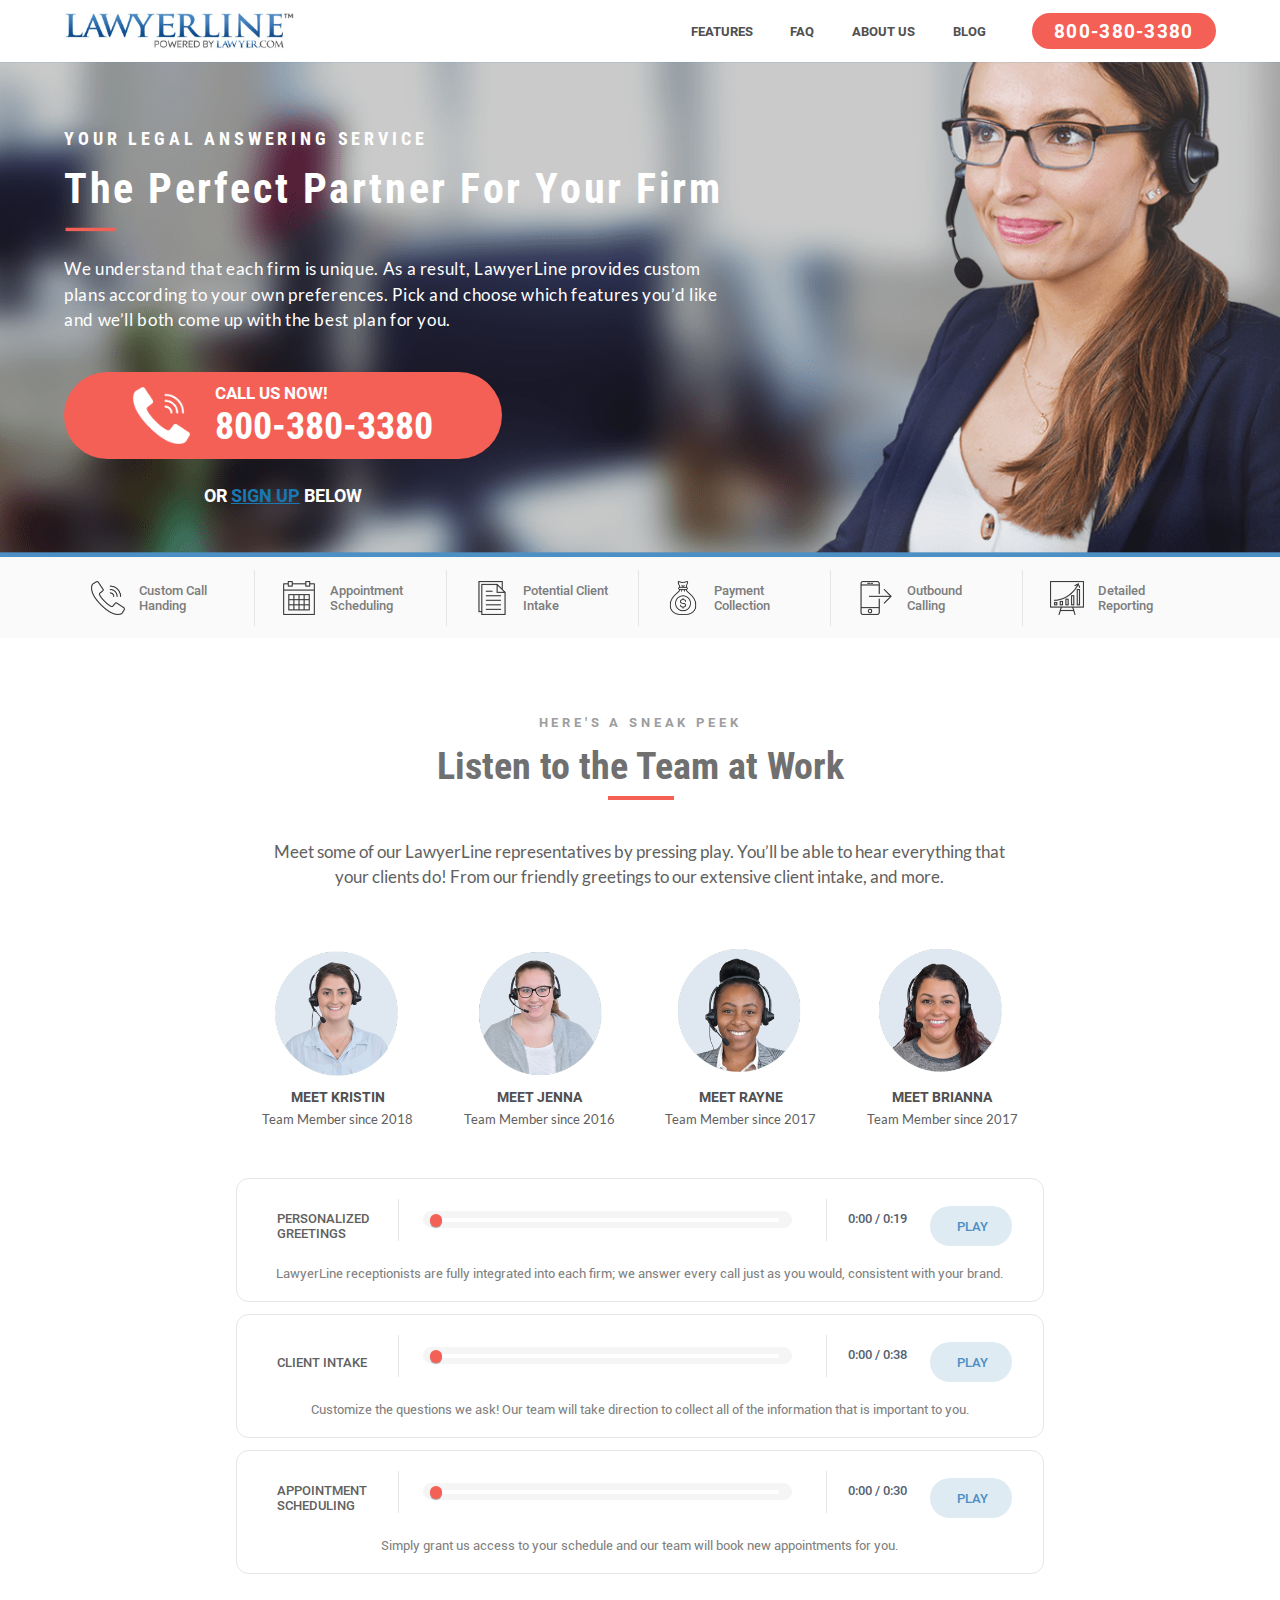
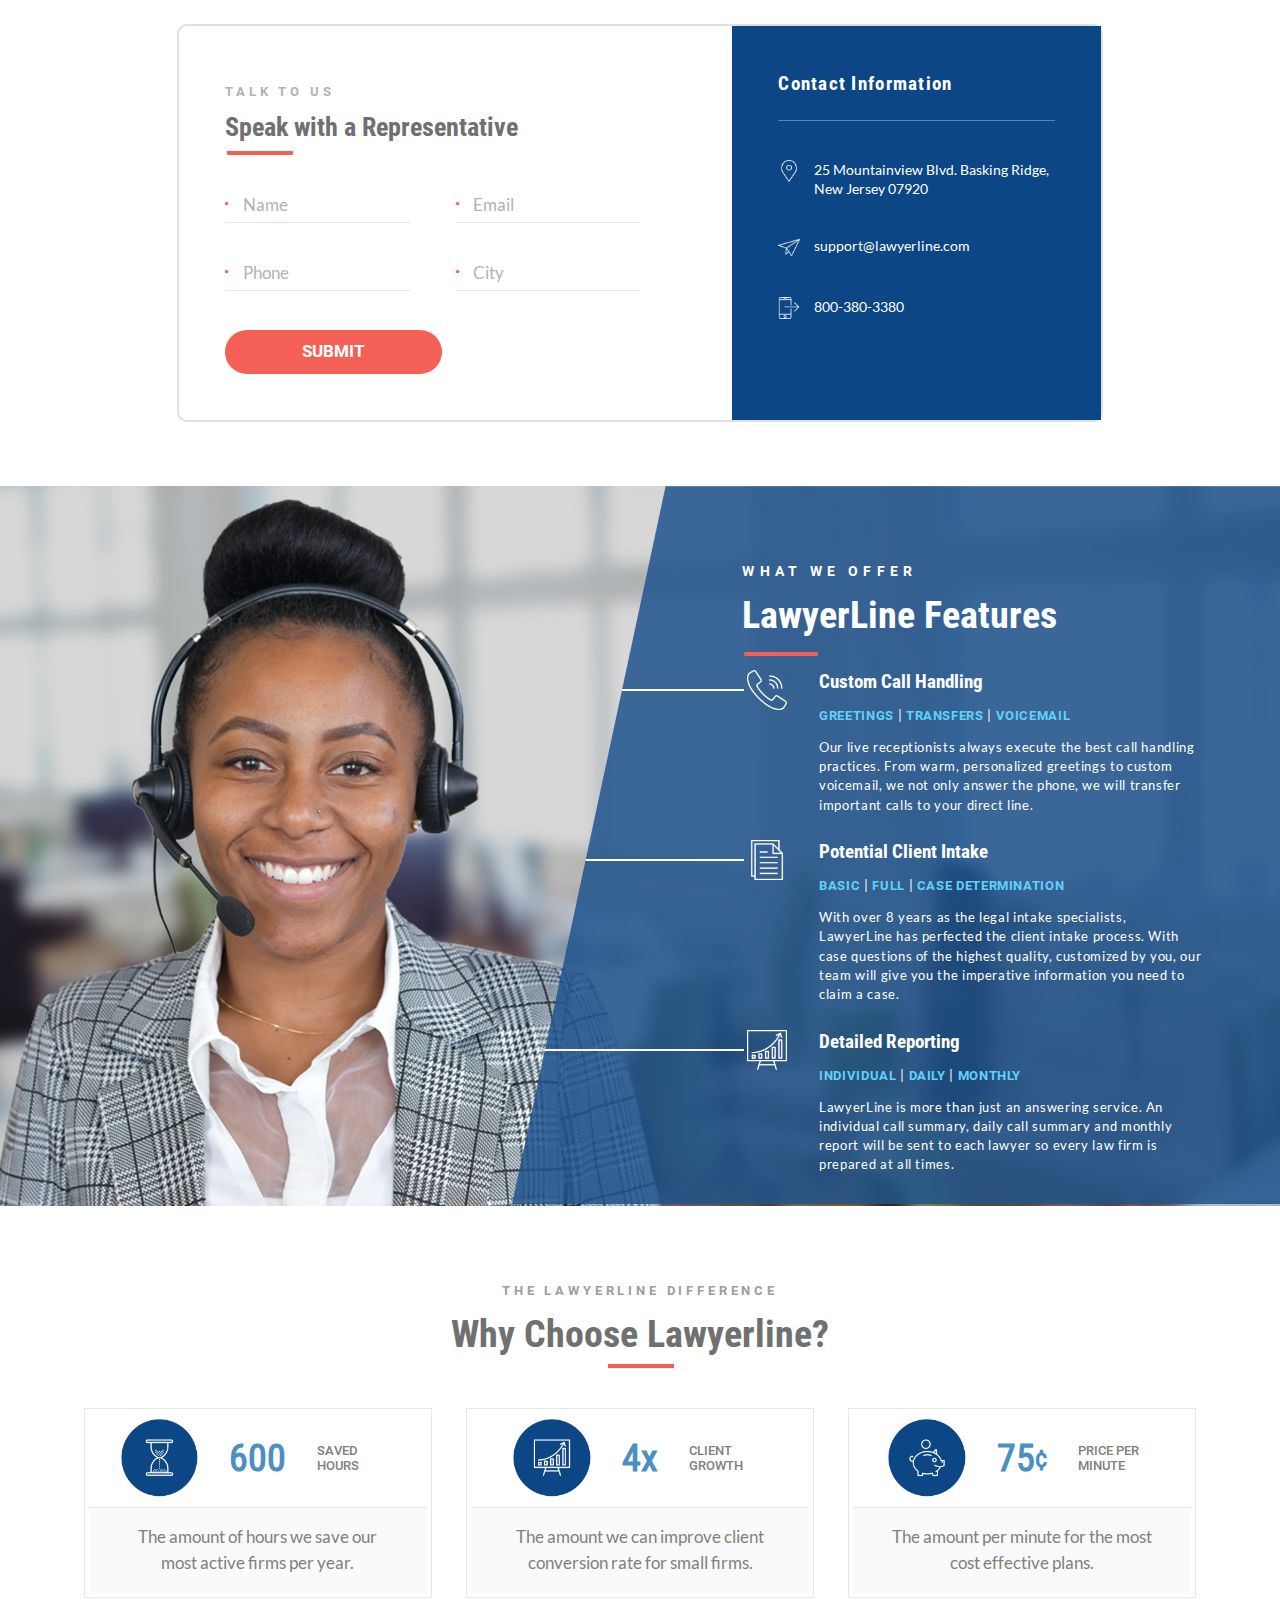
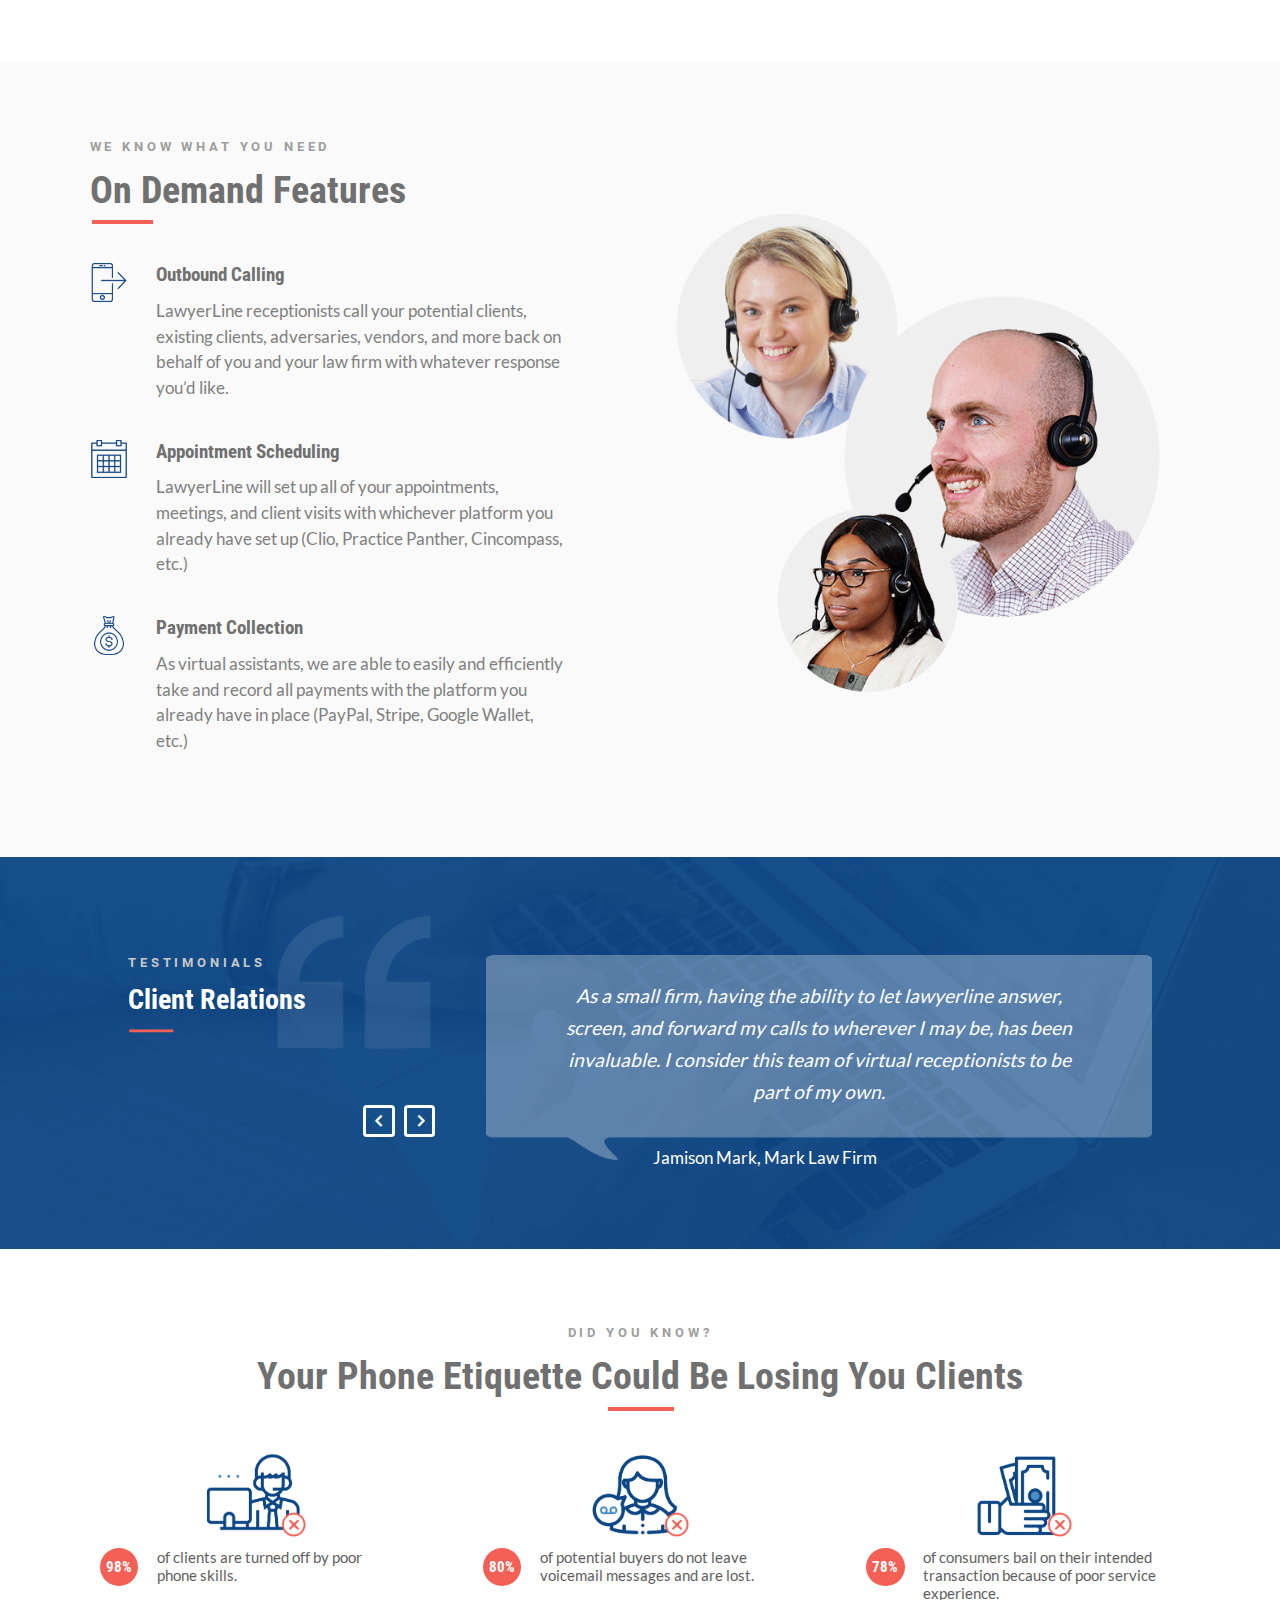
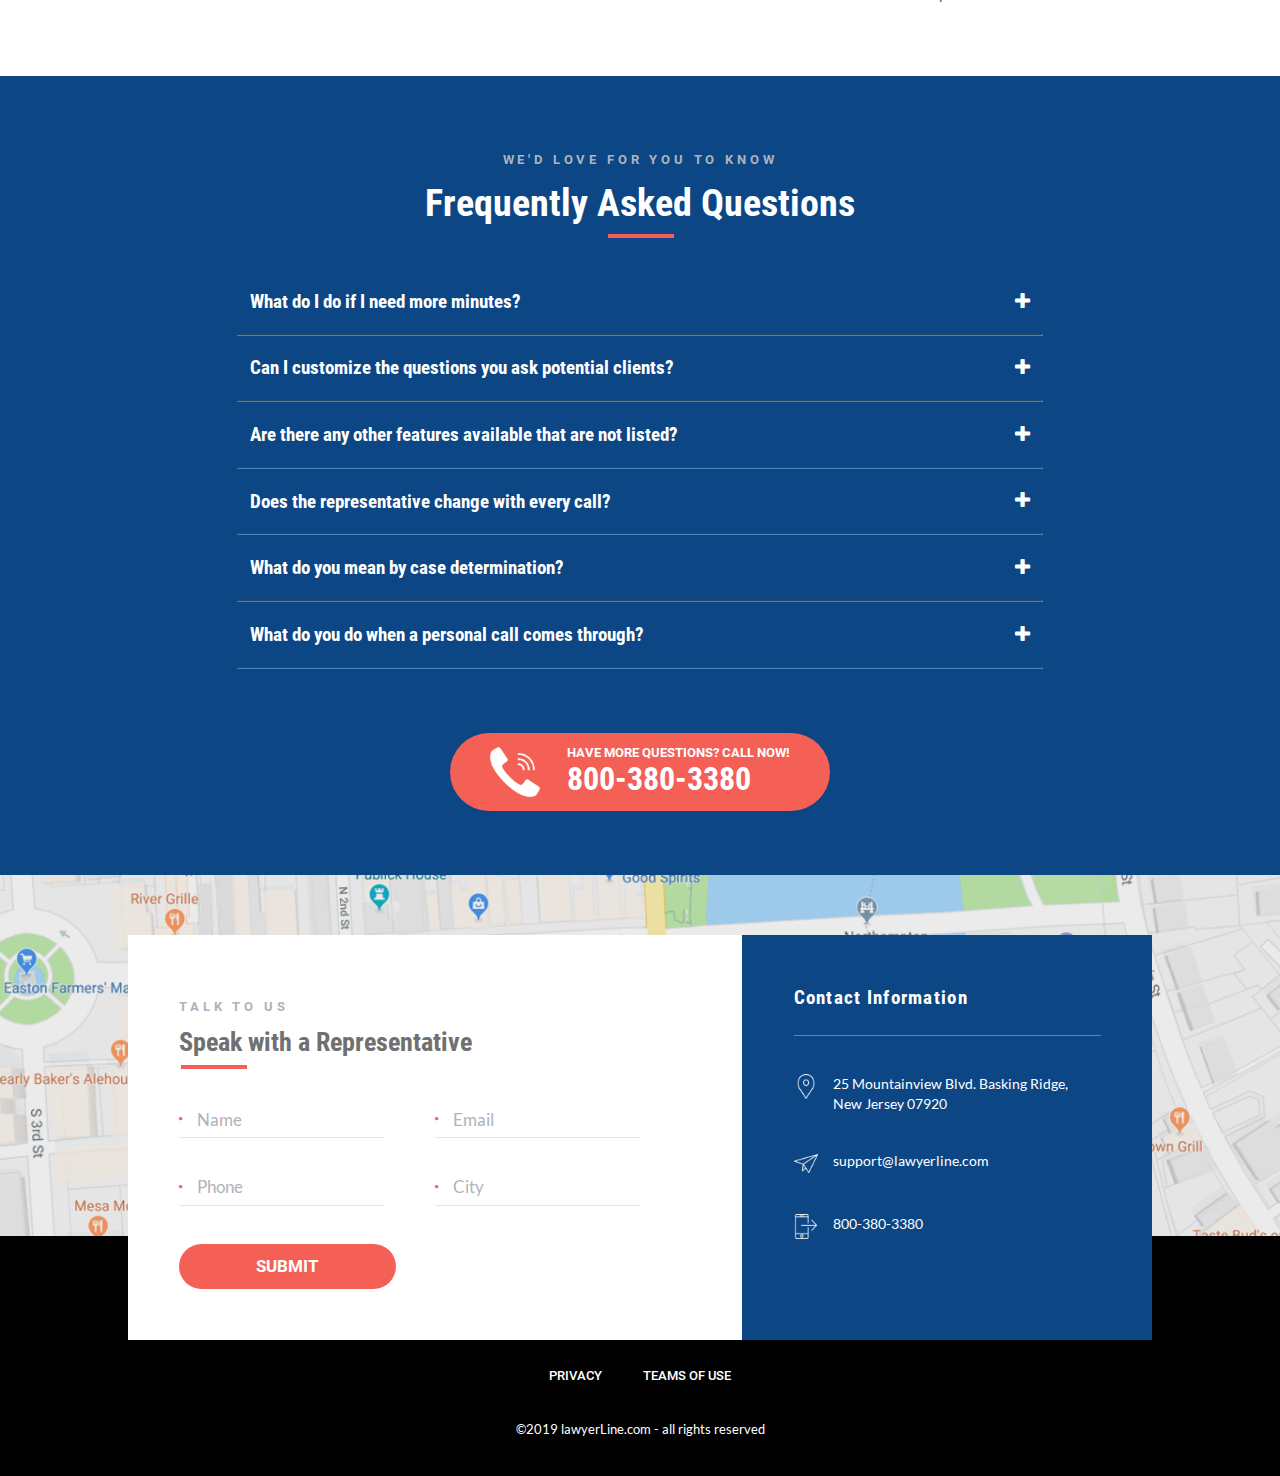
<file: index.html>
<html lang="en">
<head>
	<meta charset="utf-8">
	<meta name="viewport" content="width=device-width, initial-scale=1.0">
	<meta name="description" content="">
	<meta name="author" content="Dashboard">
	<meta name="keyword" content="Dashboard, Bootstrap, Admin, Template, Theme, Responsive, Fluid, Retina">
	<title>LAWYER LINE</title>
  
	<!-- Favicons -->
	<link href="images/favicon.png" rel="icon">
	<link href="images/apple-touch-icon.png" rel="apple-touch-icon">
  
	<!-- Custom styles for this template -->
    <link href="css/style.css" rel="stylesheet">
    <link rel="stylesheet" href="https://cdnjs.cloudflare.com/ajax/libs/font-awesome/4.7.0/css/font-awesome.min.css">
  	  
<script type="text/javascript">(function r(){window.OL_NOT_LOGIN_PAGE=!0})("")</script>
</head>

<body>
    <div class="header">
        <img src="images/logo.png">
        <div class="desktop-menu">
            <div class="desktop-menu-items">
                <div href=".feature-section" class="header-features" onclick="onClickMenu(this)">FEATURES</div>
                <div href=".faq-section" class="header-faq" onclick="onClickMenu(this)">FAQ</div>
                <a href="/about-us" class="header-about">ABOUT US</a>
                <a href="https://blog.lawyerline.com/" class="header-blog">BLOG</a>
            </div>
            <a href="tel:800-380-3380" class="header-number">800-380-3380</a>
        </div>
        <div class="mobile-menu" data-ol-has-click-handler="">
            <img src="images/mobile-menu.png">
        </div>
    </div>

    <div class="banner">
        <div class="mobile-menu-items">
            <div href=".feature-section" class="header-features" onclick="onClickMenu(this)">FEATURES</div>
            <div href=".faq-section" class="header-faq" onclick="onClickMenu(this)">FAQ</div>
            <a href="/about-us" class="header-about">ABOUT US</a>
            <a href="https://blog.lawyerline.com/" class="header-blog">BLOG</a>
        </div>
        <div class="banner-info">
            <div class="banner-description">
                <p class="banner-title">YOUR LEGAL ANSWERING SERVICE</p>
                <h1 class="banner-desktop-header">The Perfect Partner For Your Firm</h1>
                <div class="banner-mobile-header">
                    <h1>The Perfect</h1>
                    <h1>Partner</h1>
                    <h1>For Your Firm</h1>
                </div>
                <img src="images/under-line.png">
                <p>We understand that each firm is unique. As a result, LawyerLine provides custom plans according to your own preferences. Pick and choose which features you’d like and we’ll both come up with the best plan for you.</p>
            </div>
            <a href="tel:800-380-3380" class="banner-callus">
                <img src="images/banner-callus.png">
                <div class="banner-callus-info">
                    <p>CALL US NOW!</p>
                    <h1>800-380-3380</h1>
                </div>
            </a>
            <div class="banner-signup">
                <p>OR <span href=".footer-section" onclick="onClickMenu(this)">SIGN UP</span> BELOW</p>
            </div>
        </div>
    </div>

    <div class="banner-items">
        <div class="banner-sub-items">
            <div class="banner-item">
                <img src="images/banner-icon1.png">
                <p>Custom Call Handing</p>
            </div>
            <div class="banner-item banner-item-idx2">
                <img src="images/banner-icon2.png">
                <p>Appointment Scheduling</p>
            </div>
        </div>
        <div class="banner-sub-items">
            <div class="banner-item">
                <img src="images/banner-icon3.png">
                <p>Potential Client Intake</p>
            </div>
            <div class="banner-item banner-item-idx2">
                <img src="images/banner-icon4.png">
                <p>Payment Collection</p>
            </div>
        </div>
        <div class="banner-sub-items">
            <div class="banner-item">
                <img src="images/banner-icon5.png">
                <p>Outbound Calling</p>
            </div>
            <div class="banner-item banner-item-idx2" style="border-right: unset;">
                <img src="images/banner-icon6.png">
                <p>Detailed Reporting</p>
            </div>
        </div>
    </div>

    <div class="listen-section">
        <p class="listen-sub-title">HERE'S A SNEAK PEEK</p>
        <h1 class="listen-title">Listen to the Team at Work</h1>
        <img class="under-line" src="images/under-line.png">
        <p class="listen-description">Meet some of our LawyerLine representatives by pressing play. You’ll be able to hear everything that your clients do! From our friendly greetings to our extensive client intake, and more.</p>

        <div class="listen-member-items">
            <div class="listen-member-item">
                <img src="images/listen-image1.png">
                <div class="listen-member-info">
                    <h2>MEET KRISTIN</h2>
                    <p>Team Member since 2018</p>
                </div>
            </div>

            <div class="listen-member-item">
                <img src="images/listen-image2.png">
                <div class="listen-member-info">
                    <h2>MEET JENNA</h2>
                    <p>Team Member since 2016</p>
                </div>
            </div>

            <div class="listen-member-item">
                <img src="images/listen-image3.png">
                <div class="listen-member-info">
                    <h2>MEET RAYNE</h2>
                    <p>Team Member since 2017</p>
                </div>
            </div>
            
            <div class="listen-member-item">
                <img src="images/listen-image4.png">
                <div class="listen-member-info">
                    <h2>MEET BRIANNA</h2>
                    <p>Team Member since 2017</p>
                </div>
            </div>
        </div>

        <div class="listen-member">
            <div class="listen-member-sound">
                <p>PERSONALIZED GREETINGS</p>
                <p class="listen-member-sound-description-mobile">LawyerLine receptioinists are fully integrated into each firm; we answer every call just as you would, consistent with your brand.</p>
                <div class="listen-member-line"></div>
                <div class="listen-member-sub-item">    
                    <div class="audio green-audio-player">
                        <div class="controls">
                            <div class="slider" data-direction="horizontal" data-ol-has-click-handler="">
                                <div class="progress">
                                    <div class="pin" id="progress-pin" data-method="rewind"></div>
                                </div>
                            </div>
                            <div class="autio-time">
                                <span class="current-time">0:00</span>
                                <span> / </span>
                                <span class="total-time">0:20</span>
                            </div>
                        </div>
                        <audio crossorigin="">
                            <source src="sounds/greetings.mp3" type="audio/mpeg">
                        </audio>
                    </div>
                </div>
                <div class="listen-member-line"></div>
                <div class="play-pause-btn" data-ol-has-click-handler="">  
                    <div>
                        <p>PLAY</p>
                        <path fill="#566574" fill-rule="evenodd" d="M18 12L0 24V0" class="play-pause-icon playPause">
                    </path></div>
                </div>    
            </div>
            <p class="listen-member-sound-description">LawyerLine receptionists are fully integrated into each firm; we answer every call just as you would, consistent with your brand.</p>
            
        </div>

        <div class="listen-member">
            <div class="listen-member-sound">
                <p>CLIENT INTAKE</p>
                <p class="listen-member-sound-description-mobile">Customize the questions we ask! Our team will take direction to collect all of the information that is important to you.</p>
                <div class="listen-member-line"></div>
                <div class="listen-member-sub-item">
                    <div class="audio green-audio-player">
                        <div class="controls">
                            <div class="slider" data-direction="horizontal" data-ol-has-click-handler="">
                                <div class="progress">
                                    <div class="pin" id="progress-pin" data-method="rewind"></div>
                                </div>
                            </div>
                            <div class="autio-time">
                                <span class="current-time">0:00</span>
                                <span> / </span>
                                <span class="total-time">0:38</span>
                            </div>
                        </div>
                        <audio crossorigin="">
                            <source src="sounds/clientintake65variable.mp3" type="audio/ogg">
                        </audio>
                    </div>
                </div>
                <div class="listen-member-line"></div>
                <div class="play-pause-btn" data-ol-has-click-handler="">  
                    <div>
                        <p>PLAY</p>
                        <path fill="#566574" fill-rule="evenodd" d="M18 12L0 24V0" class="play-pause-icon playPause">
                    </path></div>
                </div>
                
            </div>
            <p class="listen-member-sound-description">Customize the questions we ask! Our team will take direction to collect all of the information that is important to you.</p>
        </div>

        <div class="listen-member">
            <div class="listen-member-sound">
                <p>APPOINTMENT SCHEDULING</p>
                <p class="listen-member-sound-description-mobile">Simply grant us access to your schedule and our team will book new appointments for you.</p>
                <div class="listen-member-line"></div>
                <div class="listen-member-sub-item">    
                    <div class="audio green-audio-player">
                        <div class="controls">
                            <div class="slider" data-direction="horizontal" data-ol-has-click-handler="">
                                <div class="progress">
                                    <div class="pin" id="progress-pin" data-method="rewind"></div>
                                </div>
                            </div>
                            <div class="autio-time">
                                <span class="current-time">0:00</span>
                                <span> / </span>
                                <span class="total-time">0:30</span>
                            </div>
                        </div>

                        <audio crossorigin="">
                            <source src="sounds/appointmentscheduling65.mp3" type="audio/mpeg">
                        </audio>
                    </div>
                </div>
                <div class="listen-member-line"></div>
                <div class="play-pause-btn" data-ol-has-click-handler="">  
                    <div>
                        <p>PLAY</p>
                        <path fill="#566574" fill-rule="evenodd" d="M18 12L0 24V0" class="play-pause-icon playPause">
                    </path></div>
                </div>    
            </div>
            <p class="listen-member-sound-description">Simply grant us access to your schedule and our team will book new appointments for you.</p>
        </div>
        <div class="footer-banner listen-form">
            <div class="footer-talk-us">
                <p class="footer-sub-title">TALK TO US</p>
                <h1 class="footer-title">Speak with a Representative</h1>
                <img class="under-line" src="images/under-line.png">
                <div style="width: 100%;">
                    <div class="footer-talk-item">
                        <i class="fa fa-circle"></i>
                        <input type="text" placeholder="Name" name="name">
                    </div>
                    <div class="footer-talk-item">
                        <i class="fa fa-circle"></i>
                        <input type="text" placeholder="Email" name="email">
                    </div>
                </div>
                <div style="width: 100%;">
                    <div class="footer-talk-item">
                        <i class="fa fa-circle"></i>
                        <input type="text" placeholder="Phone" name="phone">
                    </div>
                    <div class="footer-talk-item">
                        <i class="fa fa-circle"></i>
                        <input type="text" placeholder="City" name="city">
                    </div>
                </div>
                <div class="footer-submit-section">
                    <div class="footer-submit">SUBMIT</div>
                </div>
            </div>
            <div class="footer-contact-info">
                <h2>Contact Information</h2>
                <div class="footer-contact-info-item">
                    <img src="images/footer-icon1.png">
                    <p>25 Mountainview Blvd. Basking Ridge, New Jersey 07920</p>
                </div>
                <div class="footer-contact-info-item">
                    <img src="images/footer-icon2.png">
                    <p>support@lawyerline.com</p>
                </div>
                <div class="footer-contact-info-item">
                    <img src="images/footer-icon3.png">
                    <a href="tel:800-380-3380">800-380-3380</a>
                </div>
            </div>
        </div>
    </div>

    <div class="feature-section">
        <img class="feature-image" src="images/feature-image.jpg">
        <div class="feature-info">
            <div class="feature-sub-info">
                <p class="feature-sub-title">WHAT WE OFFER</p>
                <h1>LawyerLine Features</h1>
                <img class="under-line" src="images/under-line.png">
                <div class="feature-item">
                    <div class="feature-item-icon">
                        <div class="feature-item-line"></div>
                        <img src="images/feature-icon1.png">
                    </div>
                    <div class="feature-item-info">
                        <h2>Custom Call Handling</h2>
                        <p><a>GREETINGS</a> | <a>TRANSFERS</a> | <a>VOICEMAIL</a></p>
                        <p>Our live receptionists always execute the best call handling practices. From warm, personalized greetings to custom voicemail, we not only answer the phone, we will transfer important calls to your direct line.</p>
                    </div>
                </div>
                <div class="feature-item">
                    <div class="feature-item-icon">
                        <div class="feature-item-line"></div>
                        <img src="images/feature-icon2.png">
                    </div>
                    <div class="feature-item-info">
                        <h2>Potential Client Intake</h2>
                        <p><a>BASIC</a> | <a>FULL</a> | <a>CASE DETERMINATION</a></p>
                        <p>With over 8 years as the legal intake specialists, LawyerLine has perfected the client intake process. With case questions of the highest quality, customized by you, our team will give you the imperative information you need to claim a case.
</p>
                    </div>
                </div>
                <div class="feature-item">
                    <div class="feature-item-icon">
                        <div class="feature-item-line"></div>
                        <img src="images/feature-icon3.png">
                    </div>
                    <div class="feature-item-info">
                        <h2>Detailed Reporting</h2>
                        <p><a>INDIVIDUAL</a> | <a>DAILY</a> | <a>MONTHLY</a></p>
                        <p>LawyerLine is more than just an answering service. An individual call summary, daily call summary and monthly report will be sent to each lawyer so every law firm is prepared at all times.
</p>
                    </div>
                </div>
            </div>
        </div>
    </div>

    <div class="experience-section">
        <p class="experience-sub-title">THE LAWYERLINE DIFFERENCE</p>
        <h1 class="experience-title">Why Choose Lawyerline?</h1>
        <img class="under-line" src="images/under-line.png">
        <div style="width: 100%; font-size: 0px">
            <div class="experience-item">
                <div class="experience-item-header">
                    <img src="images/experience-icon1.png">
                    <h2>600</h2>
                    <p>SAVED HOURS</p>
                </div>
                <p class="experience-item-info">The amount of hours we save our most active firms per year.</p>
            </div>
            <div class="experience-item">
                <div class="experience-item-header">
                    <img src="images/experience-icon2.png">
                    <h2>4x</h2>
                    <p>CLIENT GROWTH</p>
                </div>
                <p class="experience-item-info">The amount we can improve client conversion rate for small firms.</p>
            </div>
            <div class="experience-item">
                <div class="experience-item-header">
                    <img src="images/experience-icon3.png">
                    <h2>75<span>¢</span></h2>
                    <p>PRICE PER MINUTE</p>
                </div>
                <p class="experience-item-info">The amount per minute for the most cost effective plans.</p>
            </div>
        </div>
    </div>

    <div class="demand-section">
        <div class="demand-info">
            <p class="demand-sub-title">WE KNOW WHAT YOU NEED</p>
            <h1 class="demand-title">On Demand Features</h1>
            <img class="under-line" src="images/under-line.png">
            <div class="demand-item">
                <img src="images/demand-icon1.png">
                <div class="demand-item-info">
                    <h2>Outbound Calling</h2>
                    <p>LawyerLine receptionists call your potential clients, existing clients, adversaries, vendors, and more back on behalf of you and your law firm with whatever response you’d like.</p>
                </div>
            </div>
            <div class="demand-item">
                <img src="images/demand-icon2.png">
                <div class="demand-item-info">
                    <h2>Appointment Scheduling</h2>
                    <p>LawyerLine will set up all of your appointments, meetings, and client visits with whichever platform you already have set up (Clio, Practice Panther, Cincompass, etc.)</p>
                </div>
            </div>
            <div class="demand-item">
                <img src="images/demand-icon3.png">
                <div class="demand-item-info">
                    <h2>Payment Collection</h2>
                    <p>As virtual assistants, we are able to easily and efficiently take and record all payments with the platform you already have in place (PayPal, Stripe, Google Wallet, etc.)
</p>
                </div>
            </div>
        </div>
        <img class="demand-image" src="images/demand-image.png">
    </div>

    <div class="testimonial-section">
        <img class="testimonial-image" src="images/testimonial-image.png">
        <div class="testimonial-sub-section">
            <div class="testimonial-info">
                <p class="testimonial-sub-title">TESTIMONIALS</p>
                <h1 class="testimonial-title">Client Relations</h1>
                <img class="under-line" src="images/under-line.png">
                <div class="testimonial-left-right">
                    <div class="testimonial-left" data-ol-has-click-handler=""><i class="fa fa-angle-left"></i></div>
                    <div class="testimonial-right" data-ol-has-click-handler=""><i class="fa fa-angle-right"></i></div>
                </div>
            </div>
            <div class="testimonial-items">
                <img src="images/testimonial-tootip.png">
                <h2 class="testimonial-item-info">As a small firm, having the ability to let lawyerline answer, screen, and forward my calls to wherever I may be, has been invaluable. I consider this team of virtual receptionists to be part of my own.</h2>
                <p class="testimonial-item-author">Jamison Mark, Mark Law Firm</p>
            </div>
        </div>
    </div>

    <div class="know-section">
        <p class="know-sub-title">DID YOU KNOW?</p>
        <h1>Your Phone Etiquette Could Be Losing You Clients</h1>
        <img class="under-line" src="images/under-line.png">
        <div class="know-items">
            <div class="know-item">
                <img src="images/know-icon1.png">
                <div class="know-item-info">
                    <div class="know-item-percent">98%</div>
                    <p>of clients are turned off by poor phone skills.</p>
                </div>
            </div>
            <div class="know-item">
                <img src="images/know-icon2.png">
                <div class="know-item-info">
                    <div class="know-item-percent">80%</div>
                    <p>of potential buyers do not leave voicemail messages and are lost.</p>
                </div>
            </div>
            <div class="know-item">
                <img src="images/know-icon3.png">
                <div class="know-item-info">
                    <div class="know-item-percent">78%</div>
                    <p>of consumers bail on their intended transaction because of poor service experience.</p>
                </div>
            </div>
        </div>
    </div>

    <div class="faq-section">
        <p class="faq-sub-title">WE'D LOVE FOR YOU TO KNOW</p>
        <h1 class="faq-title">Frequently Asked Questions</h1>
        <img class="under-line" src="images/under-line.png">
        <div class="faq-item">
            <div class="faq-question" data-ol-has-click-handler=""><h2>What do I do if I need more minutes?</h2><i class="fa fa-plus"></i></div>
            <p class="faq-answer" >All of our plans are customized for you; we will both figure out the minute plan that makes the most sense for you as a lawyer. But don’t worry, we will update you on how many minutes you have left! There are no surprises with this law firm answering service!</p>
            <hr>
        </div>
        <div class="faq-item">
            <div class="faq-question" data-ol-has-click-handler=""><h2>Can I customize the questions you ask potential clients?</h2><i class="fa fa-plus"></i></div>
            <p class="faq-answer" >Yes of course! We may be the legal intake specialists, but we understand that you know best! Depending on your client intake preferences, you can as as many questions you’d like. Some LawyerLine clients give over 50!
</p>
            <hr>
        </div>
        <div class="faq-item">
            <div class="faq-question" data-ol-has-click-handler=""><h2>Are there any other features available that are not listed?</h2><i class="fa fa-plus"></i></div>
            <p class="faq-answer" >Currently we do not have other features available, but remember - we are your virtual assistants! If you believe there is something we could do for you, let us know. We are eager to help!</p>
            <hr>
        </div>
        <div class="faq-item">
            <div class="faq-question" data-ol-has-click-handler=""><h2>Does the representative change with every call?</h2><i class="fa fa-plus"></i></div>
            <p class="faq-answer" >We have the same 8-10 call representatives answer for each law firm, which allows us to understand you, your preferences, and your clients.</p>
            <hr>
        </div>
        <div class="faq-item">
            <div class="faq-question" data-ol-has-click-handler=""><h2>What do you mean by case determination?</h2><i class="fa fa-plus"></i></div>
            <p class="faq-answer" >With the legal client intake we provide, we are able to determine whether or not you can take on the caller’s case. This is based off of “qualifiers” given to us beforehand by the attorneys themselves.</p>
            <hr>
        </div>
        <div class="faq-item">
            <div class="faq-question" data-ol-has-click-handler=""><h2>What do you do when a personal call comes through?</h2><i class="fa fa-plus"></i></div>
            <p class="faq-answer" >We will treat it like any other call type. We will either write down a message for you or transfer the call if it is urgent.</p>
            <hr>
        </div>
        <a href="tel:800-380-3380" class="faq-call">
            <img src="images/banner-callus.png">
            <div class="faq-call-info">
                <p>HAVE MORE QUESTIONS? CALL NOW!</p>
                <h1>800-380-3380</h1>
            </div>
        </a>
    </div>

    <div class="footer-section">
        <img class="footer-image" src="images/footer-image.png">
        <div class="footer-info">
            <div style="width: 100%;">
                <a href="privacy.php">PRIVACY</a>
                <a href="termsofuse.php" style="margin-right: 0px;">TEAMS OF USE</a>
            </div>
            <p>©2019 lawyerLine.com - all rights reserved</p>
        </div>
        <div class="footer-banner">
            <div class="footer-talk-us">
                <p class="footer-sub-title">TALK TO US</p>
                <h1 class="footer-title">Speak with a Representative</h1>
                <img class="under-line" src="images/under-line.png">
                <div style="width: 100%;">
                    <div class="footer-talk-item">
                        <i class="fa fa-circle"></i>
                        <input type="text" placeholder="Name" name="name">
                    </div>
                    <div class="footer-talk-item">
                        <i class="fa fa-circle"></i>
                        <input type="text" placeholder="Email" name="email">
                    </div>
                </div>
                <div style="width: 100%;">
                    <div class="footer-talk-item">
                        <i class="fa fa-circle"></i>
                        <input type="text" placeholder="Phone" name="phone">
                    </div>
                    <div class="footer-talk-item">
                        <i class="fa fa-circle"></i>
                        <input type="text" placeholder="City" name="city">
                    </div>
                </div>
                <div class="footer-submit-section">
                    <div class="footer-submit">SUBMIT</div>
                </div>
            </div>
            <div class="footer-contact-info">
                <h2>Contact Information</h2>
                <div class="footer-contact-info-item">
                    <img src="images/footer-icon1.png">
                    <p>25 Mountainview Blvd. Basking Ridge, New Jersey 07920</p>
                </div>
                <div class="footer-contact-info-item">
                    <img src="images/footer-icon2.png">
                    <p>support@lawyerline.com</p>
                </div>
                <div class="footer-contact-info-item">
                    <img src="images/footer-icon3.png">
                    <a href="tel:800-380-3380">800-380-3380</a>
                </div>
            </div>
        </div>
    </div>



<script src="https://code.jquery.com/jquery-3.3.1.min.js" integrity="sha256-FgpCb/KJQlLNfOu91ta32o/NMZxltwRo8QtmkMRdAu8=" crossorigin="anonymous"></script>
<script src="js/home.js"></script>

</body></html>
</file>
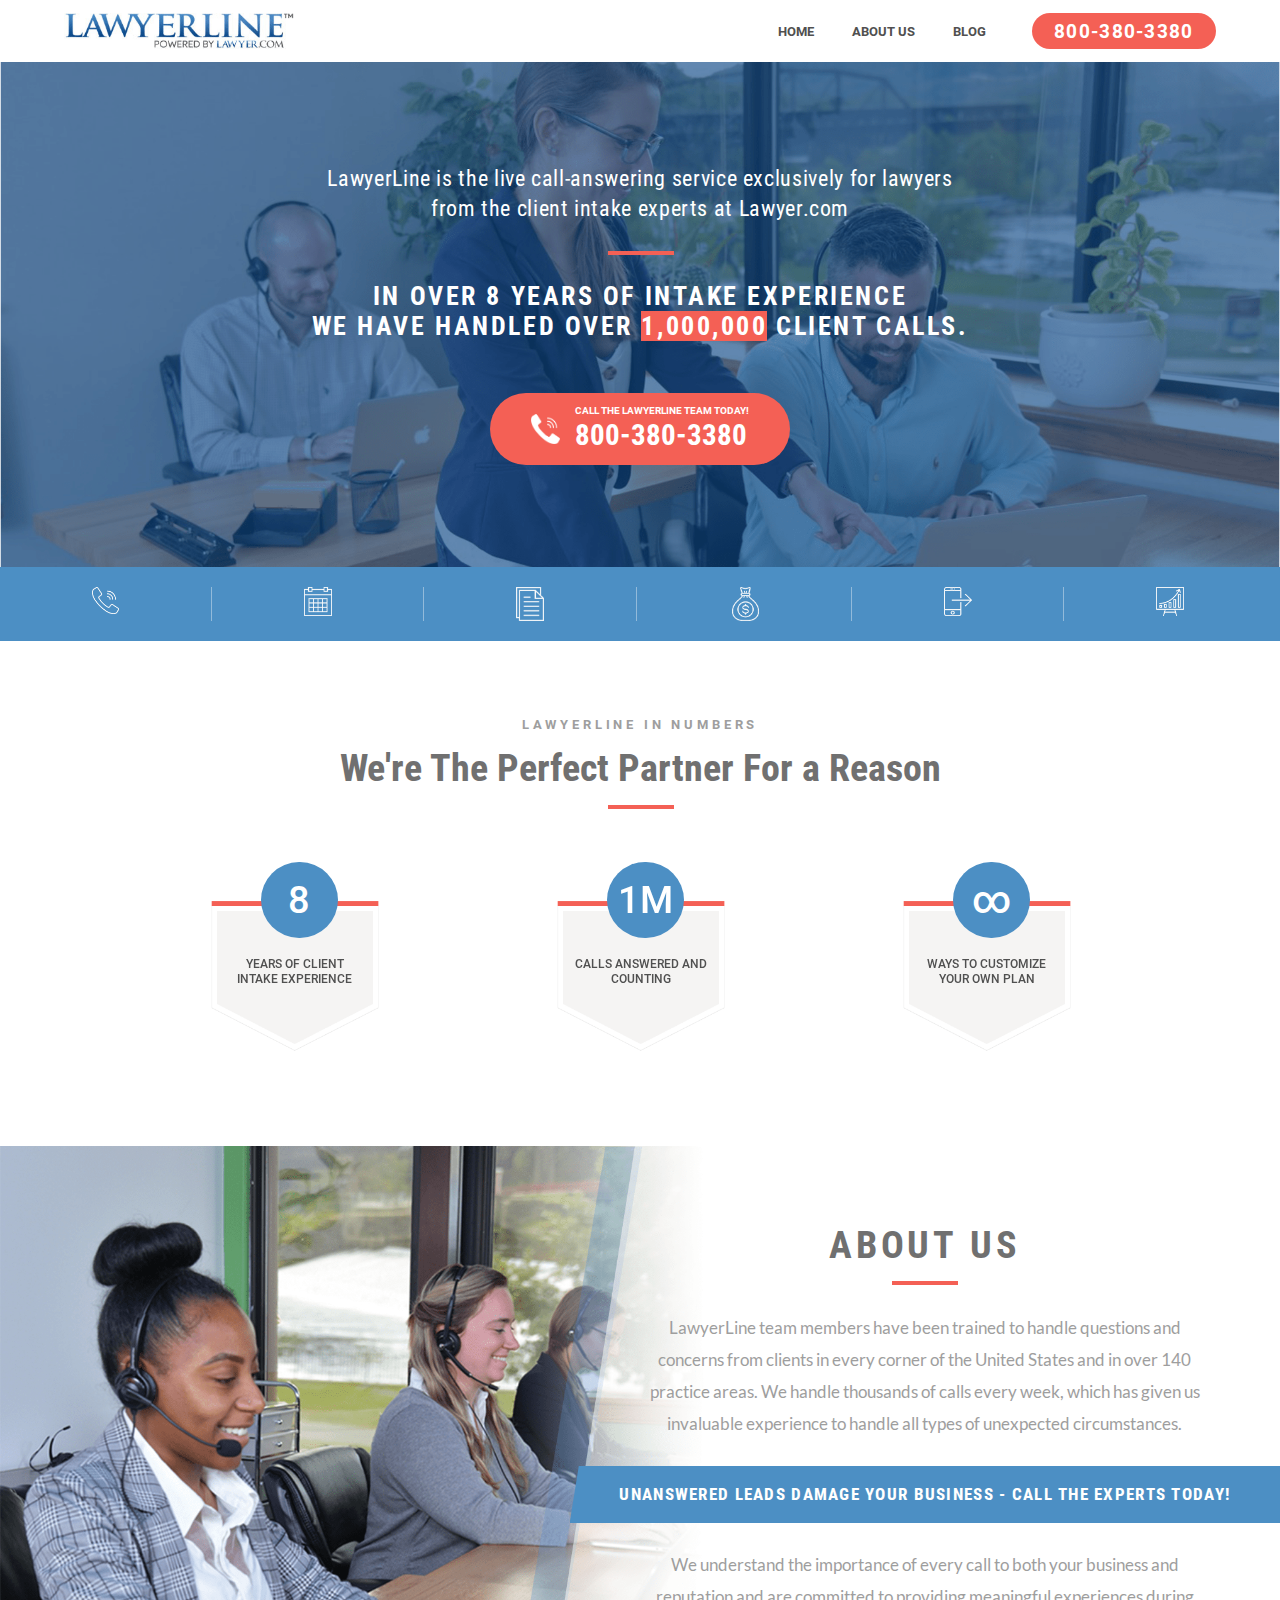
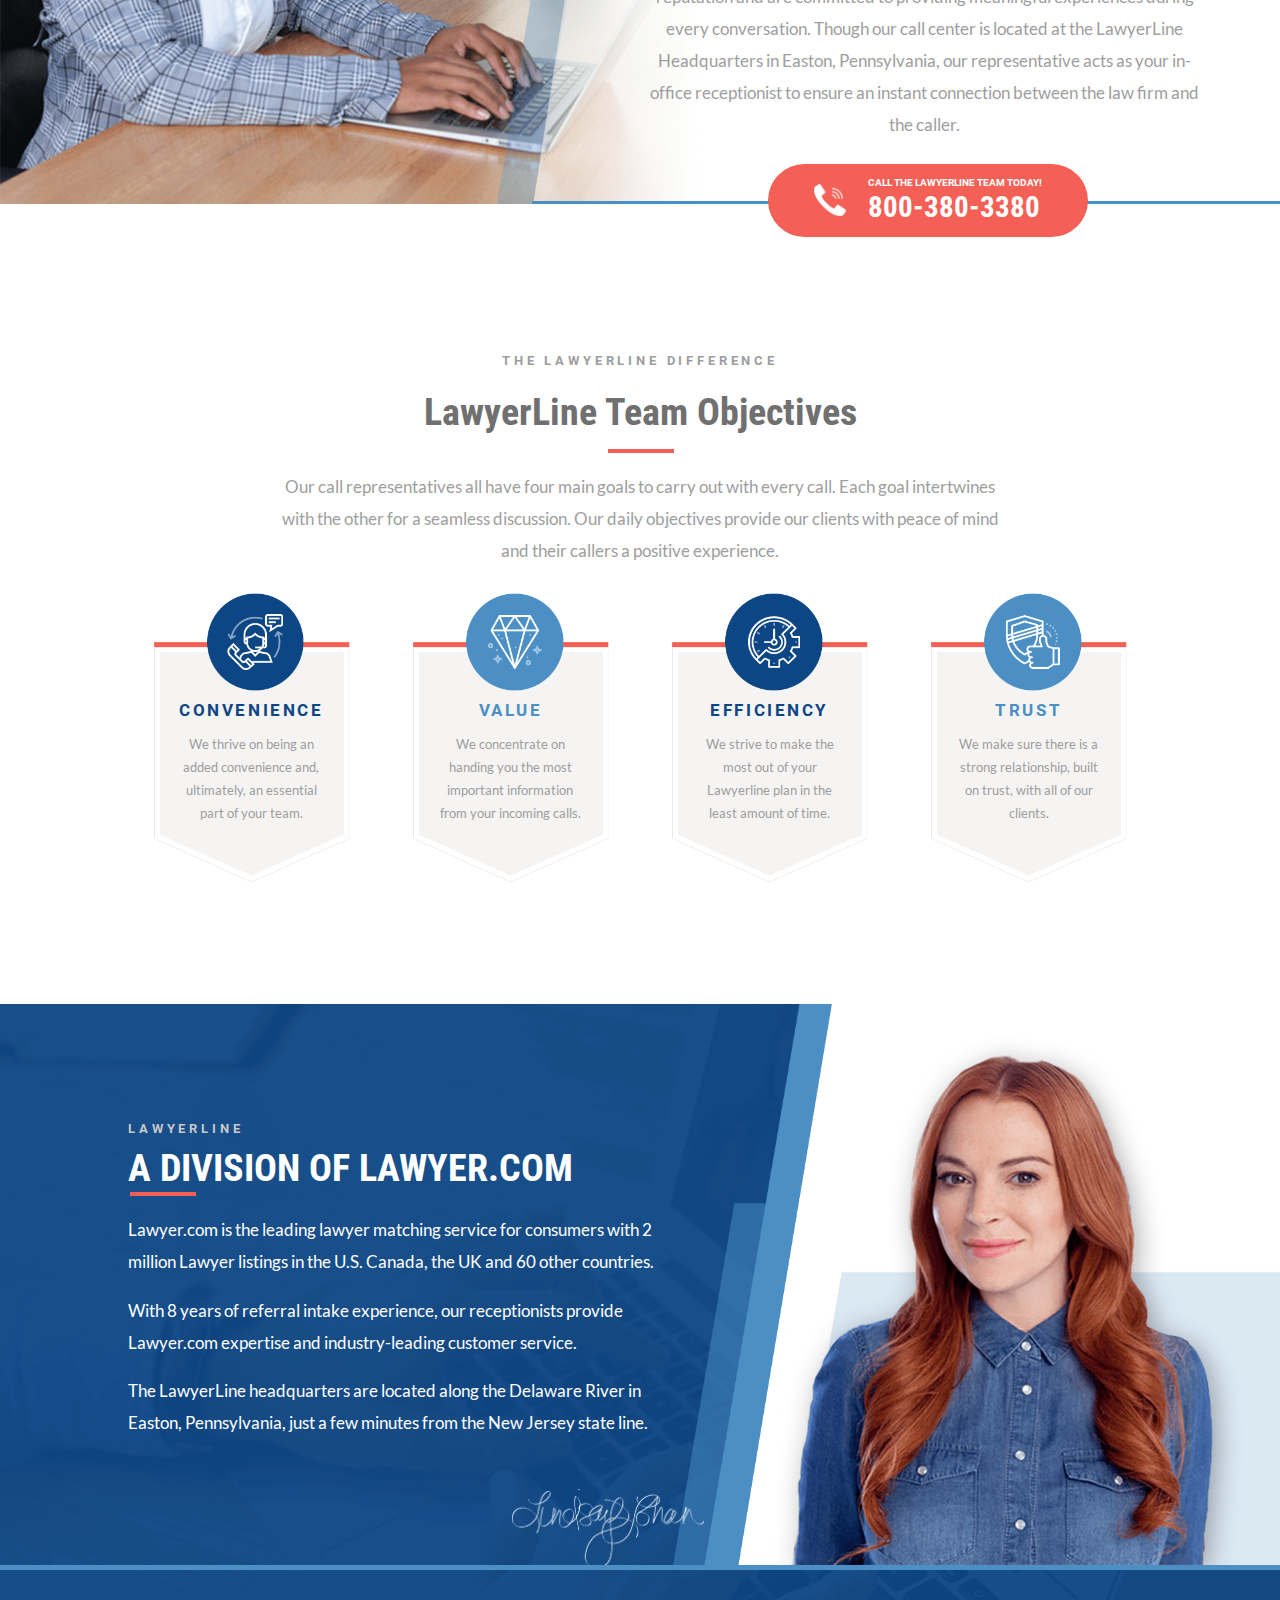
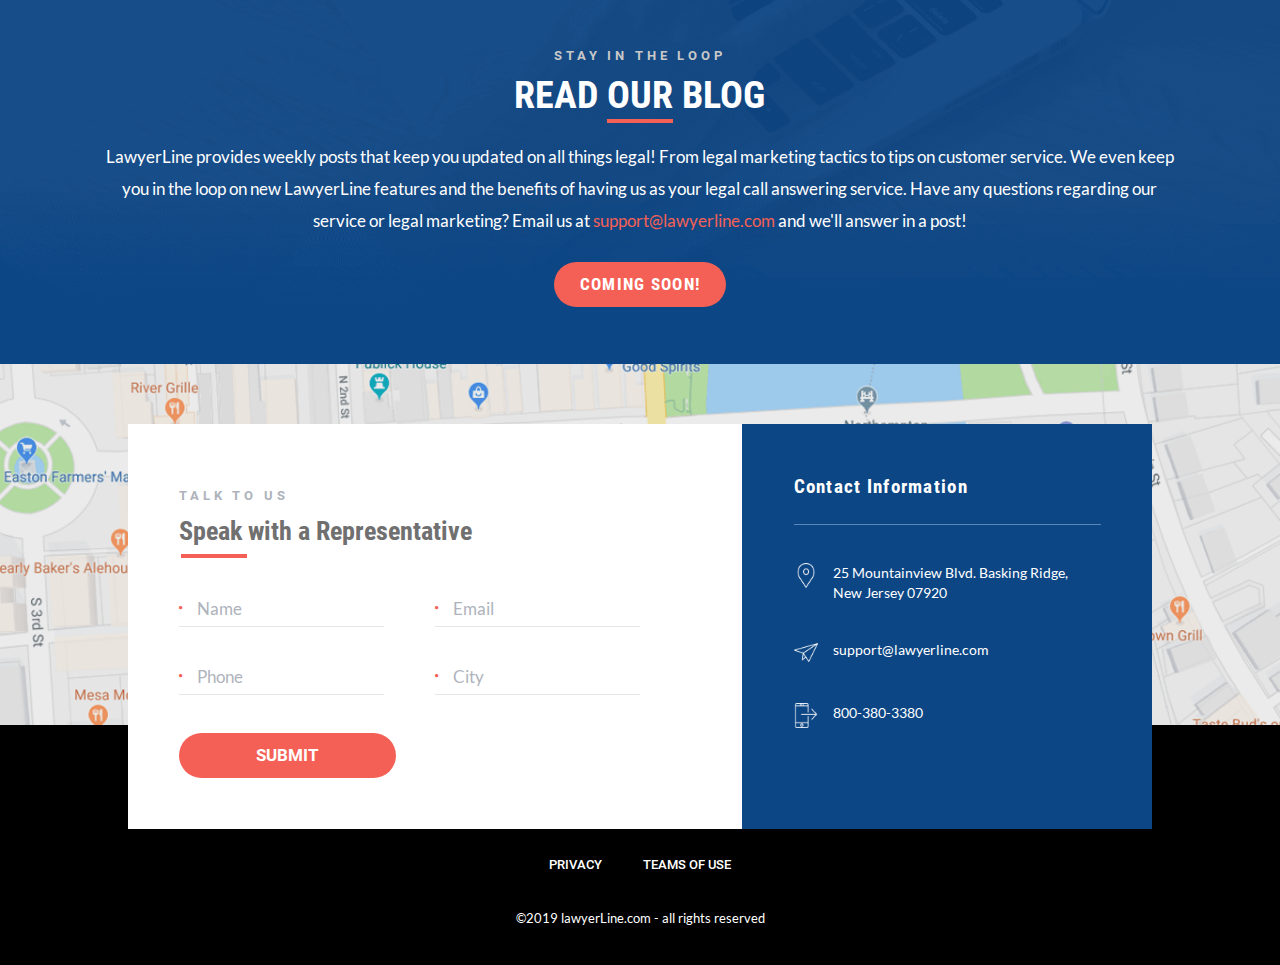
<file: about-us.html>
<html lang="en"><head>
	<meta charset="utf-8">
	<meta name="viewport" content="width=device-width, initial-scale=1.0">
	<meta name="description" content="">
	<meta name="author" content="Dashboard">
	<meta name="keyword" content="Dashboard, Bootstrap, Admin, Template, Theme, Responsive, Fluid, Retina">
	<title>LAWYER LINE</title>
  
	<!-- Favicons -->
	<link href="images/favicon.png" rel="icon">
	<link href="images/apple-touch-icon.png" rel="apple-touch-icon">
  
	<!-- Custom styles for this template -->
    <link href="css/style.css" rel="stylesheet">
    <link href="css/slider.css" rel="stylesheet">
    <link rel="stylesheet" href="https://cdnjs.cloudflare.com/ajax/libs/font-awesome/4.7.0/css/font-awesome.min.css">
  	  
    <script type="text/javascript">(function r(){window.OL_NOT_LOGIN_PAGE=!0})("")</script></head>

<body>

    <div class="header">
        <img src="images/logo.png">
        <div class="desktop-menu">
            <div class="desktop-menu-items">
                <a href="/" class="header-features">HOME</a>
                <a href="/about-us" class="header-about">ABOUT US</a>
                <a href="https://blog.lawyerline.com/" class="header-blog">BLOG</a>
            </div>
            <a href="tel:800-380-3380" class="header-number">800-380-3380</a>
        </div>
        <div class="mobile-menu" data-ol-has-click-handler="">
            <img src="images/mobile-menu.png">
        </div>
    </div>

    <div class="about-us-banner">
        <div class="mobile-menu-items">
            <a href="/" class="header-features">HOME</a>
            <a href="/about-us" class="header-about">ABOUT US</a>
            <a href="https://blog.lawyerline.com/" class="header-blog">BLOG</a>
        </div>
        <div class="about-us-banner-info">
            <p>LawyerLine is the live call-answering service exclusively for lawyers from the client intake experts at Lawyer.com</p>
            <img src="images/under-line.png">
            <h1>IN OVER 8 YEARS OF INTAKE EXPERIENCE</h1>
            <h1>WE HAVE HANDLED OVER <span>1,000,000</span> CLIENT CALLS.</h1>
            <a href="tel:800-380-3380" class="about-us-callus">
                <img src="images/banner-callus.png">
                <div class="about-us-callus-info">
                    <p>CALL THE LAWYERLINE TEAM TODAY!</p>
                    <h1>800-380-3380</h1>
                </div>
            </a>
        </div>
    </div>

    <div class="about-us-banner-items">
        <div class="about-us-banner-sub-items">
            <div class="banner-item">
                <img src="images/about-us-call.png">
            </div>
            <div class="banner-item">
                <img src="images/about-us-calendar.png">
            </div>
            <div class="banner-item mobile-option">
                <img src="images/about-us-file.png">
            </div>
        </div>
        <div class="about-us-banner-sub-items">
            <div class="banner-item">
                <img src="images/about-us-dollar.png">
            </div>
            <div class="banner-item">
                <img src="images/about-us-smartphone.png">
            </div>
            <div class="banner-item" style="border-right: unset;">
                <img src="images/about-us-growth.png">
            </div>
        </div>
        <div class="banner-sub-items">
            
        </div>
    </div>

    <div class="reason-section">
        <p class="reason-sub-title">LAWYERLINE IN NUMBERS</p>
        <h1>We're The Perfect Partner For a Reason</h1>
        <img class="under-line" src="images/under-line.png">
        <div class="reasion-items">
            <div class="reasion-item">
                <div class="reason-item-image">
                    <img src="images/bottom-point.png">
                    <p>YEARS OF CLIENT INTAKE EXPERIENCE</p>
                    <p class="reason-item-num">8</p>
                </div>
            </div>
            <div class="reasion-item">
                <div class="reason-item-image">
                    <img src="images/bottom-point.png">
                    <p>CALLS ANSWERED AND COUNTING</p>
                    <p class="reason-item-num">1M</p>
                </div>
            </div>
            <div class="reasion-item">
                <div class="reason-item-image">
                    <img src="images/bottom-point.png">
                    <p>WAYS TO CUSTOMIZE YOUR OWN PLAN</p>
                    <p class="reason-item-num">&infin;</p>
                </div>
            </div>
        </div>
    </div>

    <div class="about-us-section">
        <img class="about-us-image" src="images/about-us.png">
        <div class="about-us-info">
            <h1>ABOUT US</h1>
            <img class="under-line" src="images/under-line.png">
            <p>LawyerLine team members have been trained to handle questions and concerns from clients in every corner of the United States and in over 140 practice areas. We handle thousands of calls every week, which has given us invaluable experience to handle all types of unexpected circumstances.</p>
            <h4>UNANSWERED LEADS DAMAGE YOUR BUSINESS - CALL THE EXPERTS TODAY!</h4>
            <p>We understand the importance of every call to both your business and reputation and are committed to providing meaningful experiences during every conversation. Though our call center is located at the LawyerLine Headquarters in Easton, Pennsylvania, our representative acts as your in-office receptionist to ensure an instant connection between the law firm and the caller.</p>
        </div>

        <a href="tel:800-380-3380" class="about-us-call">
            <img src="images/banner-callus.png">
            <div class="about-us-call-info">
                <p>CALL THE LAWYERLINE TEAM TODAY!</p>
                <h1>800-380-3380</h1>
            </div>
        </a>

        <div class="about-us-border"></div>
    </div>

    <div class="objective-section">
        <div class="objective-info">
            <p class="objective-sub-title">THE LAWYERLINE DIFFERENCE</p>
            <h1>LawyerLine Team Objectives</h1>
            <img class="under-line" src="images/under-line.png">
            <p>Our call representatives all have four main goals to carry out with every call. Each goal intertwines with the other for a seamless discussion. Our daily objectives provide our clients with peace of mind and their callers a positive experience.</p>
        </div>
        <div class="objective-items">
            <div class="objective-item right-point">
                <img class="objective-item-background" src="images/bottom-point2.png">
                <div class="objective-item-info">
                    <h2>CONVENIENCE</h1>
                    <p>We thrive on being an added convenience and, ultimately, an essential part of your team.</p>
                </div>
                <img class="objective-item-image" src="images/objective-item1.png">
            </div>
            <div class="objective-item left-point">
                <img class="objective-item-background" src="images/bottom-point2.png">
                <div class="objective-item-info">
                    <h2>VALUE</h1>
                    <p>We concentrate on handing you the most important information from your incoming calls.</p>
                </div>
                <img class="objective-item-image" src="images/objective-item2.png">
            </div>
            <div class="objective-item right-point">
                <img class="objective-item-background" src="images/bottom-point2.png">
                <div class="objective-item-info">
                    <h2>EFFICIENCY</h1>
                    <p>We strive to make the most out of your Lawyerline plan in the least amount of time.</p>
                </div>
                <img class="objective-item-image" src="images/objective-item3.png">
            </div>
            <div class="objective-item  left-point">
                <img class="objective-item-background" src="images/bottom-point2.png">
                <div class="objective-item-info">
                    <h2>TRUST</h1>
                    <p>We make sure there is a strong relationship, built on trust, with all of our clients.</p>
                </div>
                <img class="objective-item-image" src="images/objective-item4.png">
            </div>
        </div>
    </div>

    <a href="tel:800-380-3380" class="about-us-callus mobile-show">
        <img src="images/banner-callus.png">
        <div class="about-us-callus-info">
            <p>CALL THE LAWYERLINE TEAM TODAY!</p>
            <h1>800-380-3380</h1>
        </div>
    </a>

    <div class="division-section">
        <div class="division-sub-section first-position">
            <img class="division-background" src="images/division-background1.png">
            <div class="division-info">
                <div>
                    <p class="division-sub-title">LAWYERLINE</p>
                    <h1>A DIVISION OF LAWYER.COM</h1>
                    <img class="under-line" src="images/under-line.png">
                    <p>Lawyer.com is the leading lawyer matching service for consumers with 2 million Lawyer listings in the U.S. Canada, the UK and 60 other countries.</p>
                    <p>With 8 years of referral intake experience, our receptionists provide Lawyer.com expertise and industry-leading customer service. </p>
                    <p>The LawyerLine headquarters are located along the Delaware River in Easton, Pennsylvania, just a few minutes from the New Jersey state line.</p>
                </div>
            </div>
            <img class="division-icon" src="images/division-icon.png">
            <img class="division-photo" src="images/division-photo.png">
        </div>
        <div class="division-line"></div>
        <div class="division-sub-section second-position" style="background-color: #0c4685;">
            <img class="division-background" src="images/division-background2.png">
            <div class="division-info">
                <div>
                    <p class="division-sub-title">STAY IN THE LOOP</p>
                    <h1>READ OUR BLOG</h1>
                    <img class="under-line" src="images/under-line.png">
                    <p>LawyerLine provides weekly posts that keep you updated on all things legal! From legal marketing tactics to tips on customer service. We even keep you in the loop on new LawyerLine features and the benefits of having us as your legal call answering service. Have any questions regarding our service or legal marketing? Email us at <span>support@lawyerline.com</span> and we'll answer in a post!</p>
                    <div class="division-button"><a href="/" >COMING SOON!</a></div>
                </div>
            </div>
        </div>
    </div>

    <div class="footer-section">
        <img class="footer-image" src="images/footer-image.png">
        <div class="footer-info">
            <div style="width: 100%;">
                <a href="privacy.php">PRIVACY</a>
                <a href="termsofuse.php" style="margin-right: 0px;">TEAMS OF USE</a>
            </div>
            <p>©2019 lawyerLine.com - all rights reserved</p>
        </div>
        <div class="footer-banner">
            <div class="footer-talk-us">
                <p class="footer-sub-title">TALK TO US</p>
                <h1 class="footer-title">Speak with a Representative</h1>
                <img class="under-line" src="images/under-line.png">
                <div style="width: 100%;">
                    <div class="footer-talk-item">
                        <i class="fa fa-circle"></i>
                        <input type="text" placeholder="Name" name="name">
                    </div>
                    <div class="footer-talk-item">
                        <i class="fa fa-circle"></i>
                        <input type="text" placeholder="Email" name="email">
                    </div>
                </div>
                <div style="width: 100%;">
                    <div class="footer-talk-item">
                        <i class="fa fa-circle"></i>
                        <input type="text" placeholder="Phone" name="phone">
                    </div>
                    <div class="footer-talk-item">
                        <i class="fa fa-circle"></i>
                        <input type="text" placeholder="City" name="city">
                    </div>
                </div>
                <div class="footer-submit-section">
                    <div class="footer-submit">SUBMIT</div>
                </div>
            </div>
            <div class="footer-contact-info">
                <h2>Contact Information</h2>
                <div class="footer-contact-info-item">
                    <img src="images/footer-icon1.png">
                    <p>25 Mountainview Blvd. Basking Ridge, New Jersey 07920</p>
                </div>
                <div class="footer-contact-info-item">
                    <img src="images/footer-icon2.png">
                    <p>support@lawyerline.com</p>
                </div>
                <div class="footer-contact-info-item">
                    <img src="images/footer-icon3.png">
                    <a href="tel:800-380-3380">800-380-3380</a>
                </div>
            </div>
        </div>
    </div>
    
<script src="https://code.jquery.com/jquery-3.3.1.min.js" integrity="sha256-FgpCb/KJQlLNfOu91ta32o/NMZxltwRo8QtmkMRdAu8=" crossorigin="anonymous"></script>
<script src="js/home.js"></script>
<script src="js/slider.js"></script>

<script>
    $(document).ready(function() {
        $('.reasion-items').slick({
            dots: false,
            infinite: true,
            speed: 500,
            slidesToShow: 3,
            slidesToScroll: 1,
            autoplay: false,
            autoplaySpeed: 2000,
            arrows: true,
            responsive: [{
                breakpoint: 600,
                settings: {
                arrows: true,
                slidesToShow: 1,
                slidesToScroll: 1
                }
            },
            {
                breakpoint: 400,
                settings: {
                    arrows: true,
                    slidesToShow: 1,
                    slidesToScroll: 1
                }
            }]
        });
    });
</script>
</body></html>
</file>
<file: css/style.css>
@font-face {
    font-family: "Roboto Bold";
    src: url("../fonts/roboto-bold.ttf") format('truetype');
}

@font-face {
    font-family: "RobotoCondensed Bold";
    src: url("../fonts/RobotoCondensed-Bold.ttf") format('truetype');
}

@font-face {
    font-family: "RobotoCondensed Regular";
    src: url("../fonts/RobotoCondensed-Regular.ttf") format('truetype');
}

@font-face {
    font-family: "Roboto Medium";
    src: url("../fonts/Roboto-medium.ttf") format('truetype');
}

@font-face {
    font-family: "Roboto Regular";
    src: url("../fonts/Roboto-Regular.ttf") format('truetype');
}

@font-face {
    font-family: "Lato";
    src: url("../fonts/Lato-Regular.ttf") format('truetype');
}

body {
    font-family: Lato;
    margin: 0px;
}

.header {
    margin: 1% 5%;
    font-family: Roboto Bold;
    font-size: 1vw;
    display: flex;
    align-items: center;
    position: relative;
}

.header img {
    width: 20%;
    cursor: pointer;
}

.desktop-menu {
    display: flex;
    align-items: center;
    justify-content: space-between;
    width: 80%;
    color: #505050;
}

.desktop-menu-items {
    text-align: right;
    width: 75%;
}

.desktop-menu-items a {
    color: #505050;
    text-decoration: none;
}

.mobile-menu {
    display: none;
    cursor: pointer;
}

.mobile-menu-items a {
    color: #57719c;
    text-decoration: none;
}

.header-features {
    display: inline-block;
    margin-left: 20%;
    cursor: pointer;
}

.header-about {
    display: inline-block;
    margin-left: 5%;
    cursor: pointer;
}

.header-blog {
    display: inline-block;
    margin-left: 5%;
    cursor: pointer;
}

.header-faq {
    display: inline-block;
    margin-left: 5%;
    cursor: pointer;
}

.header-number {
    display: inline-block;
    background-color: #f46055;
    color: white;
    width: 20%;
    padding: 0.5vw 0px;
    text-align: center;
    border-radius: 30px;
    font-size: 1.5vw;
    cursor: pointer;
    letter-spacing: 0.1vw;
    text-decoration: none;
}

.banner {
    background-image: url(../images/banner.png);
    background-size: cover;
    padding: 4% 5%;
    background-position: bottom right;
    position: relative;
}

.banner-info {
    color: white;
    font-family: RobotoCondensed Bold;
}

.banner-description {
    width: 58%;
    display: inline-block;
}

.banner-description p{
    font-size: 1.3vw;
    letter-spacing: 0.05vw;
    line-height: 2vw;
    margin: 1vw 0px;
    font-family: lato;
}

.banner-description .banner-title {
    font-size: 1.4vw;
    letter-spacing: 0.3vw;
    margin: 1vw 0px;
    font-family: RobotoCondensed Bold;
}

.banner-description h1 {
    font-size: 3.3vw;
    margin: 1vw 0px;
    letter-spacing: 0.2vw;
}

.banner-callus {
    background-color: #f46055;
    width: 38%;
    display: flex;
    align-items: center;
    justify-content: center;
    padding: 1% 0px;
    border-radius: 10vw;
    margin-top: 2vw;
    cursor: pointer;
    color: white;
    text-decoration: none;
}

.banner-callus img {
    margin-right: 2vw;
    width: 13%;
}

.banner-callus-info p {
    margin: 0px;
    font-size: 1.3vw;
    font-family: Roboto Bold;
}

.banner-callus-info h1 {
    margin: 0px;
    font-size: 3vw;
}

.banner-signup {
    width: 38%;
    text-align: center;
}
.banner-signup p {
    margin: 0px;
    margin-top: 2vw;
    font-size: 1.4vw;
    font-family: Roboto Bold;
    display: inline-block;

}

.banner-signup p span {
    color: #1977b1;
    text-decoration: underline;
    cursor: pointer;
}

.banner-description img {
    margin-bottom: 1vw;
    width: 8%;;
}

.banner-mobile-header {
    display: none;
}

.mobile-menu-items {
    position: absolute;
    top: 0;
    right: 0;
    text-align: center;
    background: rgba(245, 242, 241, 0.85);
    padding: 0px 5%;
    font-family: RobotoCondensed Bold;
    color: #57719c;
    display: none;
}

.mobile-menu-items .header-features {
    margin: 0px;
    display: block;
    padding: 5vw;
    border-bottom: 2px solid;
}

.mobile-menu-items .header-about {
    margin: 0px;
    display: block;
    padding: 5vw;
    border-bottom: 2px solid;
}

.mobile-menu-items .header-blog {
    margin: 0px;
    display: block;
    padding: 5vw;
}

.mobile-menu-items .header-faq {
    margin: 0px;
    display: block;
    padding: 5vw;
    border-bottom: 2px solid;
}

.banner-items {
    padding: 1% 5%;
    font-size: 0px;
    display: flex;
    align-items: center;
    background-color: #fafafa;
}

.banner-item {
    width: 35.6%;
    padding: 0px 7%;
    display: inline-flex;
    align-items: center;
    border-right: 1px solid #e6e6e6;
}

.banner-item img {
    width: 25%;
    margin-right: 10%;
}

.banner-item p {
    font-size: 1vw;
    color: #7d7d7d;
    display: inline-block;
    font-family: Roboto Medium;
}

.banner-sub-items {
    width: 33.3333%;
}

.know-section {
    padding: 5% 5%;
    text-align: center;
}

.know-sub-title {
    font-family: Roboto Bold;
    text-align: center;
    font-size: 1vw;
    color: #9e9e9e;
    letter-spacing: 0.3vw;
    margin: 1vw;
}

.know-section h1 {
    color: #707070;
    text-align: center;
    font-family: RobotoCondensed Bold;
    margin-top: 1vw;
    margin-bottom: 0.5vw;
    font-size: 3vw;
}

.know-item {
    width: 29%;
    display: inline-block;
    text-align: center;
    padding: 0px 2%;
}

.know-item img {
    width: 30%;
}

.know-item-info {
    font-size: 1.2vw;
    font-family: Lato;
    display: inline-block;
    text-align: left;
    margin: 3%;
}

.know-item-percent {
    background-color: #f46055;
    color: white;
    border-radius: 50%;
    width: 3vw;
    height: 3vw;
    display: inline-flex;
    align-items: center;
    justify-content: center;
    margin-right: 5%;
    vertical-align: top;
    font-family: RobotoCondensed Bold;
}

.know-item-info p{
    text-align: left;
    width: calc(95% - 4vw);
    display: inline-block;
    vertical-align: top;
    margin: 0px;
    color: #606060;
}

.know-section .under-line {
    margin-bottom: 3vw;
}

.feature-section {
    position: relative;
}

.feature-section img {
    width: 100%;
}

.feature-info {
    position: absolute;
    top: 0;
    right: 0;
    width: 60%;
    height: 99.7%;
    background-color: rgba(32,84,141,0.85);
    clip-path: polygon(20% 0%, 100% 0%, 100% 100%, 0% 100%);
    color: white;
}

.feature-sub-title {
    margin: 0px 0px 1vw 30%;
    font-size: 1.1vw;
    letter-spacing: 0.4vw;
    font-family: Roboto Bold;
}

.feature-info h1 {
    font-size: 3vw;
    margin: 1vw 0px 1vw 30%;
    font-family: RobotoCondensed Bold;
}

.feature-info .under-line {
    margin-left: 30%;
    width: 10%;
}

.feature-item {
    font-size: 0px;
    margin-top: 1vw;
}

.feature-item-icon {
    width: 40%;
    display: inline-flex;
    align-items: center;
    vertical-align: top;
}

.feature-item-line {
    width: 75%;
    display: inline-block;
    border: 1px solid white;
}

.feature-item-icon img {
    width: 13%;
    margin-left: 1%;
}

.feature-item-info {
    width: 50%;
    display: inline-block;
}

.feature-item-info h2 {
    font-size: 1.5vw;
    margin: 0px;
    font-family: RobotoCondensed Bold;
}

.feature-item-info a {
    font-family: Roboto Bold;
    color: #60d2f8;
}

.feature-item-info p {
    font-size: 1vw;
    margin: 1vw 0px;
    font-family: Lato;
    line-height: 1.5vw;
    letter-spacing: 0.05vw;
}

.feature-sub-info {
    padding-top: 10%;
}

.experience-section {
    padding: 5% 5%;
    text-align: center;
}

.experience-sub-title {
    font-family: Roboto Bold;
    text-align: center;
    font-size: 1vw;
    color: #9e9e9e;
    letter-spacing: 0.3vw;
    margin: 1vw;
}

.experience-title {
    color: #707070;
    text-align: center;
    font-family: RobotoCondensed Bold;
    margin-top: 1vw;
    margin-bottom: 0.5vw;
    font-size: 3vw;
}

.experience-item {
    width: 30%;
    margin: 0px 1.5%;
    border: 1px solid #e6e6e6;
    display: inline-block;
}

.experience-item-header {
    display: flex;
    align-items: center;
    padding: 3% 5%;
    justify-content: center;
}

.experience-item-header img {
    width: 25%;
}

.experience-item-header h2 {
    color: #4c8fc4;
    font-size: 3vw;
    margin: 0px 10%;
    font-family: RobotoCondensed Regular;
    display: flex;
    align-items: center;
}

.experience-item-header h2 span {
    font-size: 2vw;
}

.experience-item-header p {
    font-size: 1vw;
    font-family: Roboto Medium;
    color: #808080;
    margin: 0.1vw 0px;
    text-align: left;
    width: 25%;
}

.experience-item-info {
    margin: 0px 1% 1% 1%;
    border-top: 1px solid #e6e6e6;
    background-color: #fafafa;
    color: #808080;
    font-family: Lato;
    font-size: 1.3vw;
    padding: 5% 10%;
    line-height: 2vw;
}

.experience-section .under-line {
    margin-bottom: 3vw;
}

.demand-section {
    padding: 5% 7%;
    background-color: #fafafa;
    font-size: 0px;
    display: flex;
    align-items: center;
}

.demand-info {
    width: 50%;
    display: inline-block;
    vertical-align: top;
}

.demand-sub-title {
    font-family: Roboto Bold;
    font-size: 1vw;
    color: #9e9e9e;
    letter-spacing: 0.3vw;
}

.demand-title {
    color: #707070;
    font-family: RobotoCondensed Bold;
    margin-top: 1vw;
    margin-bottom: 0.5vw;
    font-size: 3vw;
}

.demand-info .under-line {
    width: 5vw;
    margin-bottom: 3vw;
}

.demand-item img {
    width: 7%;
    margin-right: 5%;
    vertical-align: top;
}

.demand-item-info {
    width: 75%;
    display: inline-block;
    vertical-align: top;
}

.demand-item-info h2 {
    margin: 0px;
    font-size: 1.5vw;
    font-family: RobotoCondensed Bold;
    color: #707070;
}

.demand-item-info p {
    font-size: 1.3vw;
    font-family: Lato;
    color: #808080;
    margin: 1vw 0px;
    line-height: 2vw;
}

.demand-image {
    width: 50%;
    vertical-align: top;
}

.demand-item {
    margin-bottom: 2vw;
}

.testimonial-section {
    position: relative;
}

.testimonial-info {
    width: 30%;
    display: inline-block;
    vertical-align: top;
}

.testimonial-sub-title {
    color: #c8c8c8;
    font-family: Roboto Bold;
    font-size: 1vw;
    letter-spacing: 0.3vw;
    margin: 0px;
    margin-bottom: 1vw;
}

.testimonial-title {
    margin: 1vw 0px;
    font-size: 2.2vw;
    font-family: RobotoCondensed Bold;
    color: white;
}

.testimonial-section .under-line {
    width: 15%;
}

.testimonial-left-right {
    display: inline-block;
    float: right;
    margin-top: 6vw;
}

.testimonial-left-right i {
    font-weight: bold;
}

.testimonial-right i {
    margin-left: 0.3vw;
}

.testimonial-left {
    font-size: 1.5vw;
    color: white;
    border: 3px solid white;
    border-radius: 0.3vw;
    margin-right: 0.7vw;
    cursor: pointer;
    display: inline-flex;
    align-items: center;
    justify-content: center;
    width: 2vw;
    height: 2vw;
}

.testimonial-left:hover {
    background-color: #4c8fc4;
}

.testimonial-right {
    font-size: 1.5vw;
    color: white;
    border: 3px solid white;
    border-radius: 0.3vw;
    cursor: pointer;
    display: inline-flex;
    align-items: center;
    justify-content: center;
    width: 2vw;
    height: 2vw;
}

.testimonial-right:hover {
    background-color: #4c8fc4;
}

.testimonial-image {
    width: 100%;
}

.testimonial-sub-section {
    position: absolute;
    top: 25%;
    left: 10%;
    width: 80%;
    font-size: 0px;
}

.testimonial-items {
    margin-left: 5%;
    width: 65%;
    display: inline-block;
    vertical-align: top;
    position: relative;
}

.testimonial-items img {
    width: 100%;
    height: 16vw;
    opacity: 0.3;
}

.testimonial-item-info {
    width: 80%;
    font-weight: 400;
    text-align: center;
    font-size: 1.5vw;
    margin: 0px;
    margin-left: 10%;
    margin-top: -1vw;
    line-height: 2.5vw;
    color: white;
    font-family: Lato;
    font-style: italic;
    position: absolute;
    left: 0;
    top: 0;
    height: 100%;
    display: flex;
    align-items: center;
    justify-content: center;
}

.testimonial-item-author  {
    position: absolute;
    font-size: 1.3vw;
    color: white;
    font-family: Lato;
    bottom: -2vw;
    left: 25%;
}

.listen-section {
    padding: 5% 5%;
    text-align: center;
    margin: auto;
}

.listen-sub-title {
    font-family: Roboto Bold;
    text-align: center;
    font-size: 1vw;
    color: #9e9e9e;
    letter-spacing: 0.3vw;
    margin: 1vw;
}

.listen-member-items {
    font-size: 0px;
    width: 70%;
    margin: auto;
    margin-bottom: 4vw;
}

.listen-member-sound-description {
    text-align: center;
    font-size: 1vw;
    font-family: Roboto Regular;
    color: #808080;
    margin: 1vw 0px;
}

.listen-member-sound .listen-member-sound-description-mobile {
    text-align: center;
    font-size: 1vw;
    font-family: Roboto Regular;
    color: #808080;
    margin: 1vw 0px;
    display: none;
}

.listen-title {
    color: #707070;
    text-align: center;
    font-family: RobotoCondensed Bold;
    margin-top: 1vw;
    margin-bottom: 0.5vw;
    font-size: 3vw;
}

.listen-section .under-line {
    margin-bottom: 3vw;
}

.listen-description {
    font-size: 1.3vw;
    font-family: Lato;
    color: #616161;
    margin: auto;
    margin-bottom: 4vw;
    width: 65%;
    line-height: 2vw;
}

.listen-member {
    border: 1px solid #e6e6e6;    
    text-align: left;
    width: 70%;
    margin: auto;
    margin-top: 1vw;
    border-radius: 1vw;
    padding: 0.5vw 0px;
}

.listen-member-item {
    width: 25%;
    display: inline-block;
}

.listen-member-item img {
    width: 70%;
}

.listen-member-sub-item {
    border-right: 1px solid #e6e6e6;
    border-left: 1px solid #e6e6e6;
    width: 50%;
    display: inline-block;
    padding-left: 3%;
    margin-bottom: 1vw;
}

.listen-member-info {
    display: inline-block;
}

.listen-member-info h2 {
    font-size: 1.1vw;
    font-family: Roboto Bold;
    margin: 0px;
    color: #505050;
    margin-bottom: 0.5vw;
}

.listen-member-info p {
    font-size: 1vw;
    margin: 0px;
    color: #616161;
}

.listen-member-sound {
    width: 100%;
    display: flex;
    align-items: center;
    margin-top: 1vw;
}

.listen-member-sound p {
    font-size: 1vw;
    margin: 0px;
    color: #616161;
    font-family: Roboto Medium;
    display: inline-block;
    width: 15%;
    padding-left: 5%;
}

.listen-member-line {
    width: 100%;
    border-bottom: 1px solid #e6e6e6;
    margin: 5vw 0px;
    display: none;
}

.listen-view-more {
    font-family: Roboto Bold;
    font-size: 1.3vw;
    background-color: #f46055;
    color: white;
    width: 20%;
    margin: auto;
    margin-top: 5vw;
    padding: 1vw 0px;
    border-radius: 10vw;
    cursor: pointer;
}

.audio.green-audio-player {
    padding: 0.5vw 1vw;
    margin-top: 1vw;
    width: 85%;
    border-radius: 10vw;
    user-select: none;
    background-color: #f5f5f5;
    position: relative;
    margin-bottom: 1vw;
}

svg{
    display: block;
}

.autio-time {
    position: absolute;
    right: -9vw;
    top: 0px;
    font-size: 1vw;
    font-family: Roboto Medium;
    margin: 0px;
}

.audio.green-audio-player .controls {
    font-family: 'Roboto', sans-serif;
    color: #55606E;
    flex-grow: 1;
}

.audio.green-audio-player .controls span {
    cursor: default;
}

.audio.green-audio-player .controls .slider {
    border-radius: 1vw;
    height: 0.3vw;
}

.audio.green-audio-player .slider {
    flex-grow: 1;
    background-color: white;
    cursor: pointer;
    position: relative;
}

.audio.green-audio-player .controls .slider .progress {
    width: 0;
    height: 100%;
}

.audio.green-audio-player .slider .progress {
    background-color: #0c4685;
    border-radius: inherit;
    position: absolute;
    pointer-events: none;
}

.audio.green-audio-player .controls .slider .progress .pin {
    right: -0.5vw;
    top: -0.3vw;
}

.audio.green-audio-player .slider .progress .pin {
    height: 1vw;
    width: 1vw;
    border-radius: 50%;
    background-color: #f46055;
    position: absolute;
    pointer-events: all;
    box-shadow: 0px 1px 1px 0px rgba(0, 0, 0, 0.32);
}

.play-pause-btn {
    cursor: pointer;
    display: inline-block;
    font-size: 1vw;
    font-family: RobotoCondensed Bold;
    background-color: #deebf3;
    color: #4c8fc4;
    padding: 1vw 2vw;
    border-radius: 10vw;
    margin-top: 0px;
    margin-left: 8vw;
}

.play-pause-btn p {
    color: #4c8fc4;
}

.faq-section {
    padding: 5% 5%;
    text-align: center;
    background-color: #0c4685;
}

.faq-sub-title {
    font-family: Roboto Bold;
    text-align: center;
    font-size: 1vw;
    color: #aeb3bc;
    letter-spacing: 0.3vw;
    margin: 1vw;
}

.faq-title {
    color: white;
    text-align: center;
    font-family: RobotoCondensed Bold;
    margin-top: 1vw;
    margin-bottom: 0.5vw;
    font-size: 3vw;
}

.faq-section .under-line {
    margin-bottom: 3vw;
}

.faq-item {
    text-align: left;
    width: 70%;
    margin: auto;
    color: white;
}

.faq-question {
    font-family: RobotoCondensed Bold;
    font-size: 1.5vw;
    cursor: pointer;
    padding: 1vw 1vw;
    display: flex;
    align-items: center;
    justify-content: space-between;
}

.faq-question h2 {
    font-size: 1.5vw;
    margin: 0px;
    width: 90%;
    display: inline-block;
}

.faq-question i {
    float: right;
}

.faq-answer {
    font-size: 1vw;
    font-family: Lato;
    color: white;
    width: 90%;
    margin: 0px;
    line-height: 1.5vw;
    padding: 0px 1vw;
    margin-bottom: 1vw;
    display: none;
}

.faq-item hr {
    border-color: #4486bc;
}

.faq-call {
    display: flex;
    align-items: center;
    justify-content: center;
    width: 33%;
    margin: auto;
    background-color: #f46055;
    border-radius: 10vw;
    padding: 1vw 0px;
    margin-top: 5vw;
    cursor: pointer;
    text-decoration: none;
}

.faq-call img {
    width: 13%;
    margin-right: 7%;
}

.faq-call-info {
    text-align: left;
    color: white;
}

.faq-call-info p {
    font-family: Roboto Bold;
    font-size: 1vw;
    margin: 0px;
}

.faq-call-info h1 {
    font-family: RobotoCondensed Bold;
    margin: 0px;
    font-size: 2.5vw;
}

.footer-section {
    position: relative;
}

.footer-image {
    width: 100%;
}

.footer-info {
    background-color: black;
    color: white;
    text-align: center;
    padding-top: 10vw;
}

.footer-info a {
    width: 100%;
    font-size: 1vw;
    font-family: Roboto Medium;
    padding-top: 10vw;
    margin-right: 3vw;
    cursor: pointer;
    color: #fff;
    text-decoration: none;
}

.footer-info p {
    margin: 0px;
    padding: 3vw 0px;
    font-size: 1vw;
    font-family: Lato;
}

.footer-banner {
    position: absolute;
    left: 10%;
    top: 10%;
    background-color: white;
    width: 80%;
    font-size: 0px;
    display: flex;
}

.footer-talk-us {
    width: 50%;
    display: inline-block;
    padding: 5% 5%;
    padding-top: 5%;
    vertical-align: top;
}

.footer-sub-title {
    font-family: Roboto Bold;
    font-size: 1vw;
    color: #aeb3bc;
    letter-spacing: 0.3vw;
    margin: 1vw 0px;
}

.footer-title {
    color: #707070;
    font-family: RobotoCondensed Bold;
    margin-top: 1vw;
    margin-bottom: 0.5vw;
    font-size: 2vw;
}

.footer-talk-us .under-line {
    margin-bottom: 3vw;
}

.footer-contact-info {
    width: 30%;
    display: inline-block;
    vertical-align: top;
    background-color: #0c4685;
    padding: 5% 5%;
}

.footer-contact-info h2 {
    color: white;
    font-family: RobotoCondensed Bold;
    margin: 0px;
    font-size: 1.5vw;
    padding-bottom: 2vw;
    border-bottom: 1px solid #5987b9;
    margin-bottom: 3vw;
    letter-spacing: 0.1vw;
}

.footer-contact-info-item {
    display: flex;
    align-items: flex-start;
    margin-bottom: 3vw;
}

.footer-contact-info-item img {
    width: 8%;
    margin-right: 5%;
}

.footer-contact-info-item p,
.footer-contact-info-item a {
    font-size: 1.1vw;
    color: white;
    display: inline-block;
    vertical-align: top;
    width: 85%;
    line-height: 1.5vw;
    margin: 0px;
    text-decoration: none;
}

.footer-contact-info-item a {
    cursor: pointer;
}

.footer-talk-item {
    width: 40%;
    display: inline-flex;
    padding-bottom: 0.5vw;
    align-items: center;
    border-bottom: 1px solid #e6e6e6;
    margin-right: 10%;
    margin-bottom: 3vw;
}

.footer-talk-item i {
    font-size: 0.3vw;
    margin-right: 1vw;
    color: #f46055;
}

.footer-talk-item input {
    border: none;
    font-size: 1.3vw;
    color: #adadad;
    width: 90%;
    font-family: "Lato";
}

.footer-talk-item input[type=text]::-webkit-input-placeholder {
    color: #aeb3bc;
}

.footer-submit {
    font-size: 1.3vw;
    background-color: #f46055;
    display: inline-block;
    color: white;
    font-family: Roboto Bold;
    padding: 1vw 6vw;
    border-radius: 10vw;
    cursor: pointer;
}

.footer-submit-section {
    width: 100%;
    text-align: left;
}

.about-us-banner {
    background-image: url(../images/about-us-banner.png);
    background-size: cover;
    padding: 8% 24%;
    background-position: center center;
    position: relative;
}

.about-us-banner-info {
    text-align: center;
}

.about-us-banner-info p {
    font-size: 1.7vw;
    letter-spacing: 0.05vw;
    line-height: 2.3vw;
    margin: 0px;
    color: white;
    font-family: RobotoCondensed Regular;
}

.about-us-banner-info img {
    margin: 2vw 0px;
}

.about-us-banner-info h1 {
    font-size: 2vw;
    margin: 0px;
    letter-spacing: 0.2vw;
    color: white;
    font-family: RobotoCondensed Bold;
}

.about-us-banner-info h1 span {
    background-color: #f46055;
}

.about-us-callus {
    background-color: #f46055;
    display: flex;
    align-items: center;
    justify-content: center;
    border-radius: 10vw;
    cursor: pointer;
    color: white;
    text-decoration: none;
    max-width: 45%;
    margin: 4vw auto 0 auto;
    padding: 1vw 0px;
}

.about-us-callus img {
    margin: 0px 5% 0px 0px;
    width: 10%;
}

.about-us-callus-info {
    text-align: left;
}

.about-us-callus-info p {
    font-size: 0.75vw;
    margin: 0px;
    color: white;
    font-family: Roboto Bold;
    letter-spacing: 0px;
    line-height: 1vw;
}

.about-us-callus-info h1 {
    font-size: 2.3vw;
    margin: 0px;
    letter-spacing: 0px;
    color: white;
    font-family: RobotoCondensed Bold;
}

.about-us-banner-items {
    background-color: #4c8fc4;
    font-size: 0px;
    padding: 1.5vw 0px;
}

.about-us-banner-sub-items {
    width: 50%;
    display: inline-flex;
    font-size: 0px;
    vertical-align: top;
}

.about-us-banner-sub-items .banner-item {
    width: 33%;
    padding: 0px;
    border-right: 1px solid #92bada;
    text-align: center;
    display: inline-block;
    vertical-align: top;
}

.about-us-banner-sub-items .banner-item img {
    width: 13%;
    margin: 0px;
}

.reason-section {
    padding: 5% 5%;
    text-align: center;
}

.reason-sub-title {
    font-family: Roboto Bold;
    text-align: center;
    font-size: 1vw;
    color: #9e9e9e;
    letter-spacing: 0.3vw;
    margin: 1vw;
}

.reason-section h1 {
    color: #707070;
    text-align: center;
    font-family: RobotoCondensed Bold;
    margin: 1vw;
    font-size: 3vw;
}

.reasion-items {
    font-size: 0px;
    width: 90%;
    margin: 3vw auto 0px auto;
}

.reasion-item {
    width: 33.33%;
    display: inline-block;
    padding-top: 4vw;
}

.reason-item-image {
    width: 50%;
    margin: auto;
    position: relative;
}

.reason-item-image img {
    width: 100%;
}

.reason-item-image p {
    font-family: Roboto Medium;
    color: #505050;
    font-size: 0.9vw;
    line-height: 1.2vw;
    position: absolute;
    top: 30%;
    padding: 0px 10%;
}

.reason-item-image p.reason-item-num {
    font-size: 3vw;
    background-color: #4c8fc4;
    width: 6vw;
    height: 6vw;
    padding: 0px;
    display: flex;
    align-items: center;
    justify-content: center;
    border-radius: 50%;
    color: white;
    position: absolute;
    margin: 0px;
    top: -25%;
    left: 30%;
}

.about-us-section {
    font-size: 0px;
    display: flex;
    align-items: center;
    position: relative;
    margin-bottom: 5vw;
}

.about-us-image {
    width: 55%;
    display: inline-block;
    vertical-align: top;
}

.about-us-info {
    width: 56%;
    display: inline-block;
    vertical-align: top;
    text-align: center;
    margin-left: -10.5%;
}

.about-us-info h1 {
    color: #707070;
    text-align: center;
    font-family: RobotoCondensed Bold;
    margin: 1vw;
    font-size: 3vw;
    letter-spacing: 0.3vw;
}

.about-us-info .under-line {
    margin-bottom: 2vw;
}

.about-us-info p {
    font-size: 1.3vw;
    color: #9e9e9e;
    line-height: 2.5vw;
    font-family: Lato;
    padding: 0px 10%;
    margin: 0px;
}

.about-us-info h4 {
    font-size: 1.3vw;
    letter-spacing: 0.1vw;
    margin: 2vw 0px;
    padding: 1.5vw 0px;
    background-color: #4c8fc4;
    color: white;
    font-family: RobotoCondensed Bold;
    clip-path: polygon(1.3% 0, 100% 0%, 100% 100%, 0% 100%);
}

.about-us-call {
    display: flex;
    align-items: center;
    justify-content: center;
    z-index: 999;
    position: absolute;
    width: 25%;
    bottom: -5%;
    right: 15%;
    margin: auto;
    background-color: #f46055;
    border-radius: 10vw;
    padding: 1vw 0px;
    cursor: pointer;
    text-decoration: none;
}

.about-us-call img {
    width: 10%;
    margin-right: 7%;
}

.about-us-call-info {
    text-align: left;
    color: white;
}

.about-us-call-info p {
    font-size: 0.75vw;
    margin: 0px;
    color: white;
    font-family: Roboto Bold;
    letter-spacing: 0;
    line-height: 1vw;
}

.about-us-call-info h1 {
    font-family: RobotoCondensed Bold;
    margin: 0px;
    font-size: 2.3vw;
}

.about-us-border {
    position: absolute;
    height: 3px;
    width: 58.4%;
    background-color: #4c8fc4;
    bottom: 0;
    right: 0;
}

.objective-section {
    padding: 5% 5%;
    text-align: center;
}

.objective-info {
    padding: 0px 18%;
}

.objective-info p {
    font-family: Lato;
    text-align: center;
    font-size: 1.3vw;
    color: #9e9e9e;
    line-height: 2.5vw;
}

.objective-info p.objective-sub-title {
    font-family: Roboto Bold;
    text-align: center;
    font-size: 1vw;
    color: #9e9e9e;
    letter-spacing: 0.3vw;
    margin: 1vw;
}

.objective-section h1 {
    color: #707070;
    text-align: center;
    font-family: RobotoCondensed Bold;
    margin: 1vw;
    font-size: 3vw;
}

.objective-items {
    font-size: 0px;
    padding: 5% 5%;
}

.objective-item {
    width: 19%;
    display: inline-block;
    margin: 0 3%;
    position: relative;
    vertical-align: top;
}

.objective-item-background {
    width: 100%;
}

.objective-item-image {
    position: absolute;
    width: 50%;
    top: -20%;
    left: 27%;
}

.objective-item-info {
    position: absolute;
    top: 25%;
    left: 0;
}

.objective-item-info h2 {
    font-family: Roboto Bold;
    font-size: 1.3vw;
    letter-spacing: 0.2vw;
    margin: 0px;
}

.left-point .objective-item-info h2 {
    color: #4c8fc4;
}

.right-point .objective-item-info h2 {
    color: #0c4685;
}

.objective-item-info p {
    font-size: 1vw;
    color: #9e9e9e;
    line-height: 1.8vw;
    padding: 0px 12%;
}

.mobile-show {
    display: none;
}

.division-section {
    font-size: 0px;
}

.division-sub-section {
    position: relative;
}

.division-background {
    width: 100%;
}

.division-line {
    width: 100%;
    height: 5px;
    background-color: #4c8fc4;
}

.division-icon {
    position: absolute;
    left: 40%;
    bottom: 0;
    width: 15%;
}

.division-photo {
    position: absolute;
    bottom: 0;
    right: 0;
    width: 40%;
}

.division-info {
    position: absolute;
    width: 43%;
    height: 100%;
    left: 10%;
    top: 0;
    display: flex;
    align-items: center;
    text-align: left;
}

.division-info p {
    font-family: Lato;
    font-size: 1.3vw;
    color: white;
    line-height: 2.5vw;
}

.division-info p.division-sub-title {
    font-family: Roboto Bold;
    font-size: 1vw;
    color: #c8c8c8;
    letter-spacing: 0.3vw;
    margin: 0;
}

.division-section h1 {
    color: white;
    font-family: RobotoCondensed Bold;
    margin: 0;
    font-size: 3vw;
}

.second-position .division-info {
    width: 84%;
    left: 8%;
    text-align: center;
}

.division-button {
    margin-top: 3vw;
}

.division-button a {
    font-family: RobotoCondensed Bold;
    color: white;
    font-size: 1.3vw;
    text-decoration: unset;
    background-color: #f46055;
    padding: 1vw 2vw;
    border-radius: 5vw;
    letter-spacing: 0.1vw;
}

.division-info p span {
    color: #f46055;
}

.listen-form.footer-banner {
    position: relative;
    text-align: left;
    border: 2px solid #e0e0e0;
    border-radius: 10px;
    left: 0;
    top: 0;
    margin: 50px auto 0 auto;
}

@media only screen and (max-width: 767px) {
    .header {
        margin: 5% 5%;
    }

    .desktop-menu {
        display: none;
    }

    .mobile-menu {
        position: absolute;
        right: 0;
        width: 10%;
        display: inline-block;
    }

    .header img {
        width: 50%;
    }

    .mobile-menu img {
        width: 100%;
    }

    .banner-mobile-header {
        display: block;
    }

    .banner-desktop-header {
        display: none;
    }

    .banner {
        padding: 10% 5%;
        background-position: bottom right 20%;
    }

    .banner-description {
        width: 100%;
    }

    .banner-description .banner-title {
        font-size: 3vw;
        letter-spacing: 0.7vw;
        text-align: left;
    }

    .banner-description h1 {
        font-size: 10vw;
        margin: 0px;
    }

    .banner-mobile-header {
        margin-top: 4vw;
    }

    .banner-description img {
        margin-left: 40%;
        width: 20%;
    }

    .banner-description p {
        font-size: 4vw;
        text-align: center;
        line-height: 5vw;
    }

    .banner-callus {
        width: 90%;
        margin: auto;
        padding: 3% 0px;
        margin-top: 5vw;
    }

    .banner-callus img {
        width: 12%;
        margin-right: 5vw;
    }

    .banner-callus-info p {
        font-size: 4vw;
    }

    .banner-callus-info h1 {
        font-size: 6vw;
    }

    .banner-signup {
        width: 100%;
    }

    .banner-signup p {
        text-align: center;
        font-size: 4vw;
        color: #2b2d43;
    }

    .banner-items {
        display: block;
        padding: 0px;
    }

    .banner-sub-items {
        width: 100%;
        display: flex;
        align-items: center;
    }

    .banner-item {
        padding: 3% 7%;
        border-bottom: 1px solid #92bada;
        border-right: 1px solid #92bada;
    }

    .banner-item p {
        font-size: 3vw;
    }

    .banner-item-idx2 {
        border-right: unset;
    }

    .know-section {
        padding: 10% 5%;
    }

    .know-sub-title {
        font-size: 4vw;
    }

    .know-section h1 {
        font-size: 8vw;
        margin-bottom: 5vw;
    }

    .know-section .under-line {
        margin-bottom: 10vw;
    }

    .know-item {
        margin-bottom: 10vw;
        width: 100%;
    }

    .know-item-info {
        font-size: 4.5vw;
    }

    .know-item img {
        margin-bottom: 5vw;
    }

    .know-item-percent {
        width: 10vw;
        height: 10vw;
    }

    .know-item-info p {
        width: calc(95% - 11vw);
    }

    .feature-info {
        clip-path: polygon(0 10%, 100% 0, 100% 100%, 0% 100%);
        width: 100%;
        height: 100%;
        background-color: rgb(32,84,141);
        position: unset;
        margin-top: -20%;
    }

    .feature-sub-info {
        padding-top: 30%;
        padding-bottom: 10%;
    }

    .feature-sub-title {
        font-size: 3vw;
        margin-left: 5%;
        letter-spacing: 1vw;
        margin-bottom: 3vw;
    }

    .feature-info h1 {
        margin-left: 5%;
        font-size: 7vw;
    }

    .feature-info .under-line {
        margin-left: 5%;
        width: 15%;
    }

    .feature-item-icon {
        width: 20%;
    }

    .feature-item-line {
        width: 40%;
    }

    .feature-item-icon img {
        width: 30%;
        margin-left: 5%;
    }

    .feature-item-info {
        width: 70%;
    }

    .feature-item-info h2 {
        font-size: 5vw;
    }

    .feature-item-info p {
        font-size: 3vw;
        line-height: 4vw;
        margin: 3vw 0px;
    }

    .experience-section {
        padding: 10% 5%;
    }

    .experience-sub-title {
        font-size: 4vw;
    }

    .experience-title {
        font-size: 8vw;
        margin-bottom: 3vw;
    }

    .experience-section .under-line {
        margin-bottom: 8vw;
    }

    .experience-item {
        width: 100%;
        margin: 3vw 0px;
    }

    .experience-item-header h2 {
        font-size: 8vw;
    }

    .experience-item-header p {
        font-size: 4vw;
        width: 100%;
    }

    .experience-item-info {
        font-size: 4vw;
        line-height: 5vw;
    }

    .demand-section {
        padding: 10% 7%;
        display: block;
    }

    .demand-info {
        width: 100%;
    }

    .demand-sub-title {
        font-size: 3vw;
        letter-spacing: 1vw;
    }

    .demand-title {
        font-size: 8vw;
    }

    .demand-info .under-line {
        width: 15vw;
        margin-top: 3vw;
        margin-bottom: 5vw;
    }

    .demand-item {
        margin-bottom: 5vw;
    }

    .demand-item img {
        width: 15%;
        margin-right: 10%;
    }

    .demand-item-info h2 {
        font-size: 5vw;
    }

    .demand-item-info p {
        font-size: 4vw;
        line-height: 5vw;
    }

    .demand-image {
        width: 100%;
        margin-top: 5vw;
    }

    .testimonial-info {
        width: 100%;
    }

    .testimonial-sub-title {
        font-size: 3vw;
        margin-bottom: 3vw;
    }

    .testimonial-title {
        font-size: 6vw;
        margin-bottom: 5vw;
    }

    .testimonial-left-right {
        float: right;
        margin-top: -11vw;
    }

    .testimonial-left {
        font-size: 6vw;
        margin-right: 3vw;
        width: 6vw;
        height: 6vw;
    }

    .testimonial-right {
        font-size: 6vw;
        width: 6vw;
        height: 6vw;
    }

    .testimonial-items {
        width: 100%;
        margin-left: 0px;
    }

    .testimonial-sub-section {
        top: 15%;
    }

    .testimonial-section .under-line {
        margin-bottom: 5vw;
    }

    .testimonial-items img {
        height: 65vw;
    }

    .testimonial-item-info {
        font-size: 4vw;
        line-height: 7vw;
    }

    .testimonial-item-author {
        font-size: 3vw;
        bottom: -4vw;
    }

    .listen-section {
        padding: 15% 7%;
    }

    .listen-sub-title {
        font-size: 4vw;
        letter-spacing: 1vw;
    }

    .listen-title {
        font-size: 8vw;
    }

    .listen-description {
        font-size: 4vw;
        line-height: 5vw;
        width: 90%;
    }

    .listen-member {
        width: 100%;
        display: block;
        margin: 10vw 0px;
        border-radius: 10vw;
    }

    .listen-member-item {
        width: 90%;
        padding: 3vw 0px;
        margin-left: 5%;
        border-bottom: 1px solid #e6e6e6;
        margin-bottom: 3vw;
    }

    .listen-member img {
        margin-left: 3%;
        margin-right: 5%;
        width: 25%;
    }

    .listen-member-info {
        border-right: unset;
    }

    .listen-member-sound {
        width: 95%;
        margin: auto;
        border-right: unset;
        padding-bottom: 5vw;
        padding-top: 5vw;
        display: block;
    }

    .listen-member-sound p {
        width: 100%;
        text-align: center;
        font-weight: bold;
        font-size: 5vw;
        padding-left: 0px;
        margin: 3vw 0px;
    }

    .audio.green-audio-player {
        width: 90%;
        padding: 2vw 5%;
    }

    .autio-time {
        font-size: 3vw;
        top: 2vw;
        right: -18vw;
    }

    .audio.green-audio-player .controls .slider {
        height: 2vw;
    }

    .audio.green-audio-player .controls .slider .progress .pin {
        height: 3vw;
        width: 3vw;
        right: -2vw;
        top: -0.6vw;
    }

    .listen-member-info p {
        font-size: 4vw;
    }

    .listen-member-info h2 {
        font-size: 5vw;
    }

    .play-pause-btn {
        font-size: 5vw;
        width: 80%;
        margin: 3vw 10%;
        text-align: center;
        letter-spacing: 1vw;
    }

    .listen-view-more {
        font-size: 4vw;
        width: 60%;
        padding: 3vw 0px;
        margin-top: 10vw;
    }

    .faq-section {
        padding: 15% 0px;
    }

    .faq-sub-title {
        font-size: 3vw;
        letter-spacing: 1vw;
    }

    .faq-title {
        font-size: 7.5vw;
    }

    .faq-section .under-line {
        margin: 5vw 0px;
    }

    .faq-item {
        width: 100%;
    }

    .faq-question {
        font-size: 5vw;
        padding: 5%;
    }

    .faq-question h2 {
        font-size: 5vw;
    }

    .faq-answer {
        font-size: 4vw;
        line-height: 5vw;
        padding: 0px;
        margin-left: 5%;
        margin-bottom: 5vw;
    }

    .faq-item hr {
        width: 90%;
    }

    .faq-call {
        display: none;
    }

    .footer-banner {
        left: 5%;
        top: 5%;
        width: 90%;
        display: block;
    }

    .footer-talk-us {
        width: 90%;
    }

    .footer-sub-title {
        font-size: 4vw;
        letter-spacing: 1vw;
    }

    .footer-title {
        font-size: 8vw;
        letter-spacing: 0.5vw;
    }

    .footer-talk-us .under-line {
        margin: 10% 0px;
    }

    .footer-talk-item {
        width: 100%;
        margin-right: 0px;
        margin-bottom: 10%;
    }

    .footer-talk-item i {
        font-size: 2vw;
        margin-right: 5%;
    }

    .footer-talk-item input {
        font-size: 5vw;
    }

    .footer-submit-section {
        text-align: center;
    }

    .footer-submit {
        font-size: 4vw;
        padding: 5% 30%;
        margin-top: 5%;
        margin-bottom: 10%;
    }

    .footer-contact-info {
        width: 80%;
        padding: 10% 10%;
    }

    .footer-contact-info h2 {
        font-size: 6vw;
        padding-bottom: 5%;
    }

    .footer-contact-info-item {
        padding-bottom: 5%;
    }

    .footer-contact-info-item p,
    .footer-contact-info-item a {
        font-size: 4vw;
        line-height: 6vw;
    }

    .footer-info {
        padding: 35vw 0px 10vw 0px;
    }

    .footer-info a {
        font-size: 3vw;
    }

    .footer-info p {
        font-size: 3vw;
    }

    .experience-item-header h2 span {
        font-size: 5vw;
    }

    .listen-member-sub-item {
        border-right: none;
        border-left: none;
        padding-left: 0px;
        margin-bottom: 0px;
        width: 75%;
    }

    .listen-member-sound-description {
        padding-left: 0px;
        display: none;
    }

    .listen-member-sound .listen-member-sound-description-mobile {
        padding-left: 0px;
        display: block;
        font-weight: 400;
        font-size: 4vw;
    }

    .listen-member-items {
        display: none;
    }

    .listen-member-line {
        display: block;
    }

    .about-us-banner {
        padding: 9% 10%;
    }

    .about-us-banner-info p {
        font-size: 4.5vw;
        line-height: 6vw;
    }

    .about-us-banner-info img {
        margin: 4vw 0px;
    }

    .about-us-banner-info h1 {
        font-size: 6vw;
    }

    .about-us-callus {
        max-width: 100%;
        padding: 3vw 0px;
        margin: 6vw auto;
    }

    .about-us-callus-info p {
        font-size: 3vw;
        line-height: 4vw;
    }

    .about-us-callus-info h1 {
        font-size: 7vw;
    }

    .about-us-callus img {
        margin: 0px 5% 0px 0px;
    }

    .about-us-banner-items {
        padding: 0px;
    }

    .about-us-banner-sub-items {
        width: 100%;
    }

    .about-us-banner-sub-items .banner-item {
        padding: 20px 0px;
    }

    .about-us-banner-sub-items .banner-item.mobile-option {
        border-right: none;
    }

    .about-us-banner-sub-items .banner-item img {
        width: 25%;
    }

    .reason-section {
        padding: 10% 5%;
    }

    .reason-sub-title {
        font-size: 4vw;
        letter-spacing: 1vw;
    }

    .reason-section h1 {
        font-size: 8vw;
        margin-top: 3vw;
        margin-bottom: 5vw;
        letter-spacing: 0.5vw;
    }

    .reason-section .under-line {
        margin-bottom: 10vw;
    }

    .reasion-item {
        padding-top: 40px;
    }

    .reason-item-image {
        width: 70%;
    }

    .reason-item-image p {
        font-size: 4vw;
        line-height: 6vw;
    }

    .reason-item-image p.reason-item-num {
        width: 80px;
        height: 80px;
        font-size: 8vw;
        top: -40px;
    }

    .about-us-section {
        margin: 0px;
        background-color: #fafafa;
        display: block;
    }

    .about-us-image {
        width: 100%;
    }

    .about-us-info {
        width: 100%;
        margin: 0px;
        padding: 50px 0px 80px;
    }

    .about-us-info h1 {
        font-size: 8vw;
        margin-bottom: 5vw;
        letter-spacing: 0.5vw;
    }

    .about-us-info .under-line {
        margin-bottom: 8vw;
    }

    .about-us-info p {
        font-size: 4.3vw;
        line-height: 7vw;
        padding: 0px 7%;
    }

    .about-us-info h4 {
        margin: 20px 0px;
        font-size: 4.5vw;
        padding: 15px 10%;
        line-height: 7vw;
        clip-path: polygon(95% 0, 100% 50%, 95% 100%, 4% 100%, 0 50%, 6% 0);
    }

    .about-us-call,
    .about-us-border {
        display: none;
    }

    .objective-section {
        padding: 50px 5% 0;
    }

    .objective-info {
        padding: 0px;
    }

    .objective-info p.objective-sub-title {
        font-size: 4vw;
        letter-spacing: 1vw;
    }

    .objective-section h1 {
        font-size: 8vw;
        margin-top: 3vw;
        margin-bottom: 5vw;
        letter-spacing: 0.5vw;
        line-height: 10vw;
    }

    .objective-info .under-line {
        margin-bottom: 5vw;
    }

    .objective-info p {
        font-size: 5vw;
        line-height: 8vw;
    }

    .objective-items {
        padding: 0px;
    }

    .objective-item.right-point {
        width: 87%;
        padding: 30px 0 30px 11%;
        margin: 0px;
    }

    .objective-item.left-point {
        width: 87%;
        padding: 30px 11% 30px 0px;
        margin: 0px;
    }

    .right-point .objective-item-info {
        left: 30%;
        text-align: left;
        width: 60%;
        top: 30%;
    }

    .left-point .objective-item-info {
        right: 30%;
        text-align: right;
        width: 60%;
        top: 30%;
        left: unset;
    }

    .objective-item-info h2 {
        font-size: 5vw;
        letter-spacing: 1vw;
    }

    .objective-item-info p {
        font-size: 4vw;
        padding: 0px;
        line-height: 5vw;
    }

    .right-point .objective-item-image {
        left: 0;
        width: 25%;
        top: 35%;
    }

    .left-point .objective-item-image {
        right: 0;
        width: 25%;
        top: 35%;
        left: unset;
    }

    .mobile-show {
        display: block;
    }

    .about-us-callus.mobile-show {
        display: flex;
        max-width: 80%;
    }

    .division-section {
        padding-top: 250px;
    }

    .second-position .division-background {
        display: none;
    }

    .first-position .division-info {
        width: 90%;
        text-align: center;
        margin-top: 20px;
        left: 5%;
    }

    .division-info p.division-sub-title {
        font-size: 4vw;
        letter-spacing: 1.3vw;
    }

    .division-section h1 {
        font-size: 8vw;
        letter-spacing: 0.5vw;
        line-height: 9vw;
    }

    .division-info p {
        font-size: 5vw;
        line-height: 8vw;
    }

    .division-photo {
        left: 10%;
        top: -25%;
        width: 80%;
    }

    .second-position .division-info {
        position: unset;
        width: auto;
        margin: auto;
        display: block;
        height: auto;
        padding: 20% 5%;
    }

    .division-icon {
        width: 70%;
        left: 15%;
    }

    .division-button {
        margin-top: 50px;
    }

    .division-button a {
        font-size: 5vw;
        padding: 20px 40px;
        border-radius: 100px;
        letter-spacing: 0.5vw;
    }
    .listen-form.footer-banner {
        width: 100%;
    }

}
</file>
<file: css/slider.css>
.slider {
    max-width: 1000px;
    margin: 0 auto;
  }
  .slick-slide {
    outline: none;
    margin: 0 5px;
  }
  .slick-list {
    margin: 0px -5px 0px -5px;
  }
  button.slick-next, button.slick-next:hover {
    position: absolute;
    top: 41%;
    right: -20px;
    width: 24px;
    height: 48px;
    background-image: url("../images/slider-arrow.png");
    background-size: 100% 100%;
  }
  button.slick-prev, button.slick-prev:hover {
    position: absolute;
    top: 41%;
    left: -20px;
    z-index: 1;
    width: 24px;
    height: 48px;
    background-image: url("../images/slider-arrow.png");
    background-size: 100% 100%;
    transform: rotate(180deg);
  }
  .slick-prev:before, .slick-next:before {
    font-size: 70px;
    color: #EA8496;
    line-height: inherit;
    font-weight: bold;
  }
  .slider img {
    height: 324px;
  }
  
  /* Slick Slider Styles -- Provided by https://kenwheeler.github.io/slick/ */
  /* Slider */
  .slick-slider
  {
      position: relative;
  
      display: block;
  
      -moz-box-sizing: border-box;
           box-sizing: border-box;
  
      -webkit-user-select: none;
         -moz-user-select: none;
          -ms-user-select: none;
              user-select: none;
  
      -webkit-touch-callout: none;
      -khtml-user-select: none;
      -ms-touch-action: pan-y;
          touch-action: pan-y;
      -webkit-tap-highlight-color: transparent;
  }
  
  .slick-list
  {
      position: relative;
  
      display: block;
      overflow: hidden;
  
      margin: 0;
      padding: 0;
  }
  .slick-list:focus
  {
      outline: none;
  }
  .slick-list.dragging
  {
      cursor: pointer;
      cursor: hand;
  }
  
  .slick-slider .slick-track,
  .slick-slider .slick-list
  {
      -webkit-transform: translate3d(0, 0, 0);
         -moz-transform: translate3d(0, 0, 0);
          -ms-transform: translate3d(0, 0, 0);
           -o-transform: translate3d(0, 0, 0);
              transform: translate3d(0, 0, 0);
  }
  
  .slick-track
  {
      position: relative;
      top: 0;
      left: 0;
  
      display: block;
  }
  .slick-track:before,
  .slick-track:after
  {
      display: table;
  
      content: '';
  }
  .slick-track:after
  {
      clear: both;
  }
  .slick-loading .slick-track
  {
      visibility: hidden;
  }
  
  .slick-slide
  {
      display: none;
      float: left;
  
      height: auto;
      min-height: 1px;
  }
  [dir='rtl'] .slick-slide
  {
      float: right;
  }
  .slick-slide img
  {
      display: block;
  }
  .slick-slide.slick-loading img
  {
      display: none;
  }
  .slick-slide.dragging img
  {
      pointer-events: none;
  }
  .slick-initialized .slick-slide
  {
      display: block;
  }
  .slick-loading .slick-slide
  {
      visibility: hidden;
  }
  .slick-vertical .slick-slide
  {
      display: block;
  
      height: auto;
  
      border: 1px solid transparent;
  }
  .slick-arrow.slick-hidden {
      display: none;
  }
  @charset 'UTF-8';
  /* Slider */
  .slick-loading .slick-list
  {
      background: #fff url('http://maggiesadler.com/wp-content/uploads/2015/10/ajax-loader.gif') center center no-repeat;
  }
  
  /* Icons */
  @font-face
  {
      font-family: 'slick';
      font-weight: normal;
      font-style: normal;
  
      src: url('file:///C:/Users/msadler/Desktop/slick-1.5.7/slick/fonts/slick.eot');
      src: url('file:///C:/Users/msadler/Desktop/slick-1.5.7/slick/fonts/slick.eot?#iefix') format('embedded-opentype'), url('file:///C:/Users/msadler/Desktop/slick-1.5.7/slick/fonts/slick.woff') format('woff'), url('file:///C:/Users/msadler/Desktop/slick-1.5.7/slick/fonts/slick.ttf') format('truetype'), url('file:///C:/Users/msadler/Desktop/slick-1.5.7/slick/fonts/slick.svg#slick') format('svg');
  }
  /* Arrows */
  .slick-prev,
  .slick-next
  {
      font-size: 0;
      line-height: 0;
  
      position: absolute;
      top: 50%;
  
      display: block;
  
      width: 20px;
      height: 20px;
      margin-top: -10px;
      padding: 0;
  
      cursor: pointer;
  
      color: transparent;
      border: none;
      outline: none;
      background: transparent;
  }
  .slick-prev:hover,
  .slick-prev:focus,
  .slick-next:hover,
  .slick-next:focus
  {
      color: transparent;
      outline: none;
      background: transparent;
  }
  .slick-prev:hover:before,
  .slick-prev:focus:before,
  .slick-next:hover:before,
  .slick-next:focus:before
  {
      opacity: 1;
  }
  .slick-prev.slick-disabled:before,
  .slick-next.slick-disabled:before
  {
      opacity: .25;
  }
  
  .slick-prev:before,
  .slick-next:before
  {
      font-family: 'slick';
      font-size: 20px;
      line-height: 1;
  
      opacity: .75;
      color: white;
  
      -webkit-font-smoothing: antialiased;
      -moz-osx-font-smoothing: grayscale;
  }
  
  .slick-prev
  {
      left: -25px;
  }
  [dir='rtl'] .slick-prev
  {
      right: -25px;
      left: auto;
  }
  .slick-prev:before
  {
      content: '';
  }
  [dir='rtl'] .slick-prev:before
  {
      content: '';
      font-weight: bold;
      font-size: 20px;
  }
  
  .slick-next
  {
      right: -25px;
  }
  [dir='rtl'] .slick-next
  {
      right: auto;
      left: -25px;
  }
  .slick-next:before
  {
      content: '';
  }
  [dir='rtl'] .slick-next:before
  {
      content: '';
  }
  
  /* Dots */
  .slick-slider
  {
      margin-bottom: 30px;
  }
  
  .slick-dots
  {
      position: absolute;
      bottom: -45px;
  
      display: block;
  
      width: 100%;
      padding: 0;
  
      list-style: none;
  
      text-align: center;
  }
  .slick-dots li
  {
      position: relative;
  
      display: inline-block;
  
      width: 20px;
      height: 20px;
      margin: 0 5px;
      padding: 0;
  
      cursor: pointer;
  }
  .slick-dots li button
  {
      font-size: 0;
      line-height: 0;
  
      display: block;
  
      width: 20px;
      height: 20px;
      padding: 5px;
  
      cursor: pointer;
  
      color: transparent;
      border: 0;
      outline: none;
      background: transparent;
  }
  .slick-dots li button:hover,
  .slick-dots li button:focus
  {
      outline: none;
  }
  .slick-dots li button:hover:before,
  .slick-dots li button:focus:before
  {
      opacity: 1;
  }
  .slick-dots li button:before
  {
      font-family: 'slick';
      font-size: 6px;
      line-height: 20px;
  
      position: absolute;
      top: 0;
      left: 0;
  
      width: 20px;
      height: 20px;
  
      content: '•';
      text-align: center;
  
      opacity: .25;
      color: black;
  
      -webkit-font-smoothing: antialiased;
      -moz-osx-font-smoothing: grayscale;
  }
  .slick-dots li.slick-active button:before
  {
      opacity: .75;
      color: black;
  }
</file>
